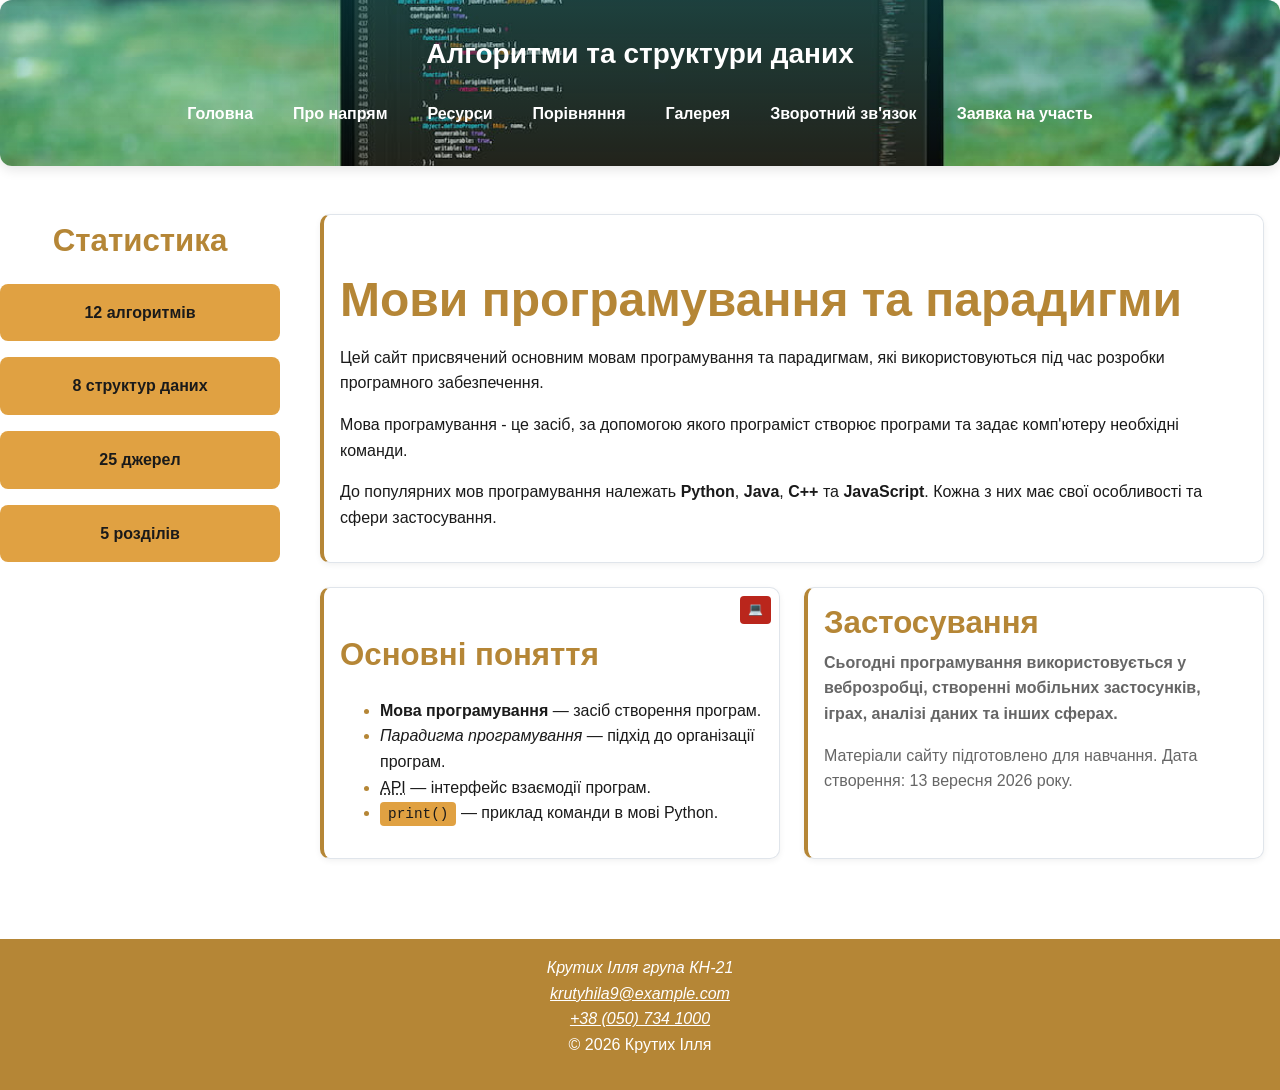
<file: index.html>
<!DOCTYPE html>
    <html lang="uk">
    <head>
        <meta charset="UTF-8">
        <meta name="viewport" content="width=device-width, initial-scale=1">
        <meta name="description" content="Навчальний сайт про мови програмування, основні парадигми, їх особливості, застосування та корисні ресурси для навчання">
        <meta name="author" content="Крутих Ілля">
        <title>Мови програмування та парадигми: навчальний сайт</title>
        <link rel="stylesheet" href="css/style.css">
        <link rel="canonical" href="https://krutyhila9-wq.github.io/lab01-Krutyh/index.html">
        <!-- Privacy-friendly analytics by Plausible -->
        <script async src="https://plausible.io/js/pa-S1bepJ9C0wNdg-2ft88ht.js"></script>
        <script>
            window.plausible=window.plausible||function(){(plausible.q=plausible.q||[]).push(arguments)},plausible.init=plausible.init||function(i){plausible.o=i||{}};
        plausible.init()
        </script>

    </head>
    <body class="page">
        <header class="page__header">   
            <a href="index.html" class="site-title">Алгоритми та структури даних</a>
            <nav>
                <ul class="menu">
                    <li><a href="index.html" class="menu__link">Головна</a></li>
                    <li><a href="about.html" class="menu__link">Про напрям</a></li>
                    <li><a href="pages/resources.html" class="menu__link">Ресурси</a></li>
                    <li><a href="comparison.html" class="menu__link">Порівняння</a></li>
                    <li><a href="gallery.html" class="menu__link">Галерея</a></li>
                    <li><a href="contacts.html" class="menu__link">Зворотний зв'язок</a></li>
                    <li><a href="application.html" class="menu__link">Заявка на участь</a></li>
                </ul>   
            </nav>
        </header>
        <aside>
            <div class="stats span-8">
                <h2>Статистика</h2>
            <div class="stats__item">12 алгоритмів</div>
            <div class="stats__item">8 структур даних</div>
            <div class="stats__item">25 джерел</div>
            <div class="stats__item">5 розділів</div>
            </div>
        </aside>
         
               
    <main class="page-grid">
    <section class="card span-12">
        <h1>Мови програмування та парадигми</h1>
        <p>Цей сайт присвячений основним мовам програмування та парадигмам, які використовуються під час розробки програмного забезпечення.</p>
        <p>Мова програмування - це засіб, за допомогою якого програміст створює програми та задає комп'ютеру необхідні команди.</p>
        <p>До популярних мов програмування належать <strong>Python</strong>, <strong>Java</strong>, <strong>C++</strong> та <strong>JavaScript</strong>. Кожна з них має свої особливості та сфери застосування.</p>
    </section>

    <section class="card span-6">
        <span class="badge">💻</span>
        <h2>Основні поняття</h2>
        <ul>
            <li><strong>Мова програмування</strong> — засіб створення програм.</li>
            <li><em>Парадигма програмування</em> — підхід до організації програм.</li>
            <li><abbr title="Application Programming Interface">API</abbr> — інтерфейс взаємодії програм.</li>
            <li><code>print()</code> — приклад команди в мові Python.</li>
        </ul>
    </section>

    <section class="card span-6">
        <h2>Застосування</h2>
        <p>Сьогодні програмування використовується у веброзробці, створенні мобільних застосунків, іграх, аналізі даних та інших сферах.</p>
        <p>Матеріали сайту підготовлено для навчання. Дата створення: <time datetime="2026-09-13">13 вересня 2026 року</time>.</p>
    </section>

   
</main>  
        <footer class="page__footer">
            <address>
                Крутих Ілля група КН-21<br>
                <a href="mailto:krutyhila9@example.com">krutyhila9@example.com</a><br>
                <a href="tel:+380507341000">+38 (050) 734 1000</a>
            </address>
            <p>&copy; 2026 Крутих Ілля</p>
        </footer>
    </body>
    </html>
</file>
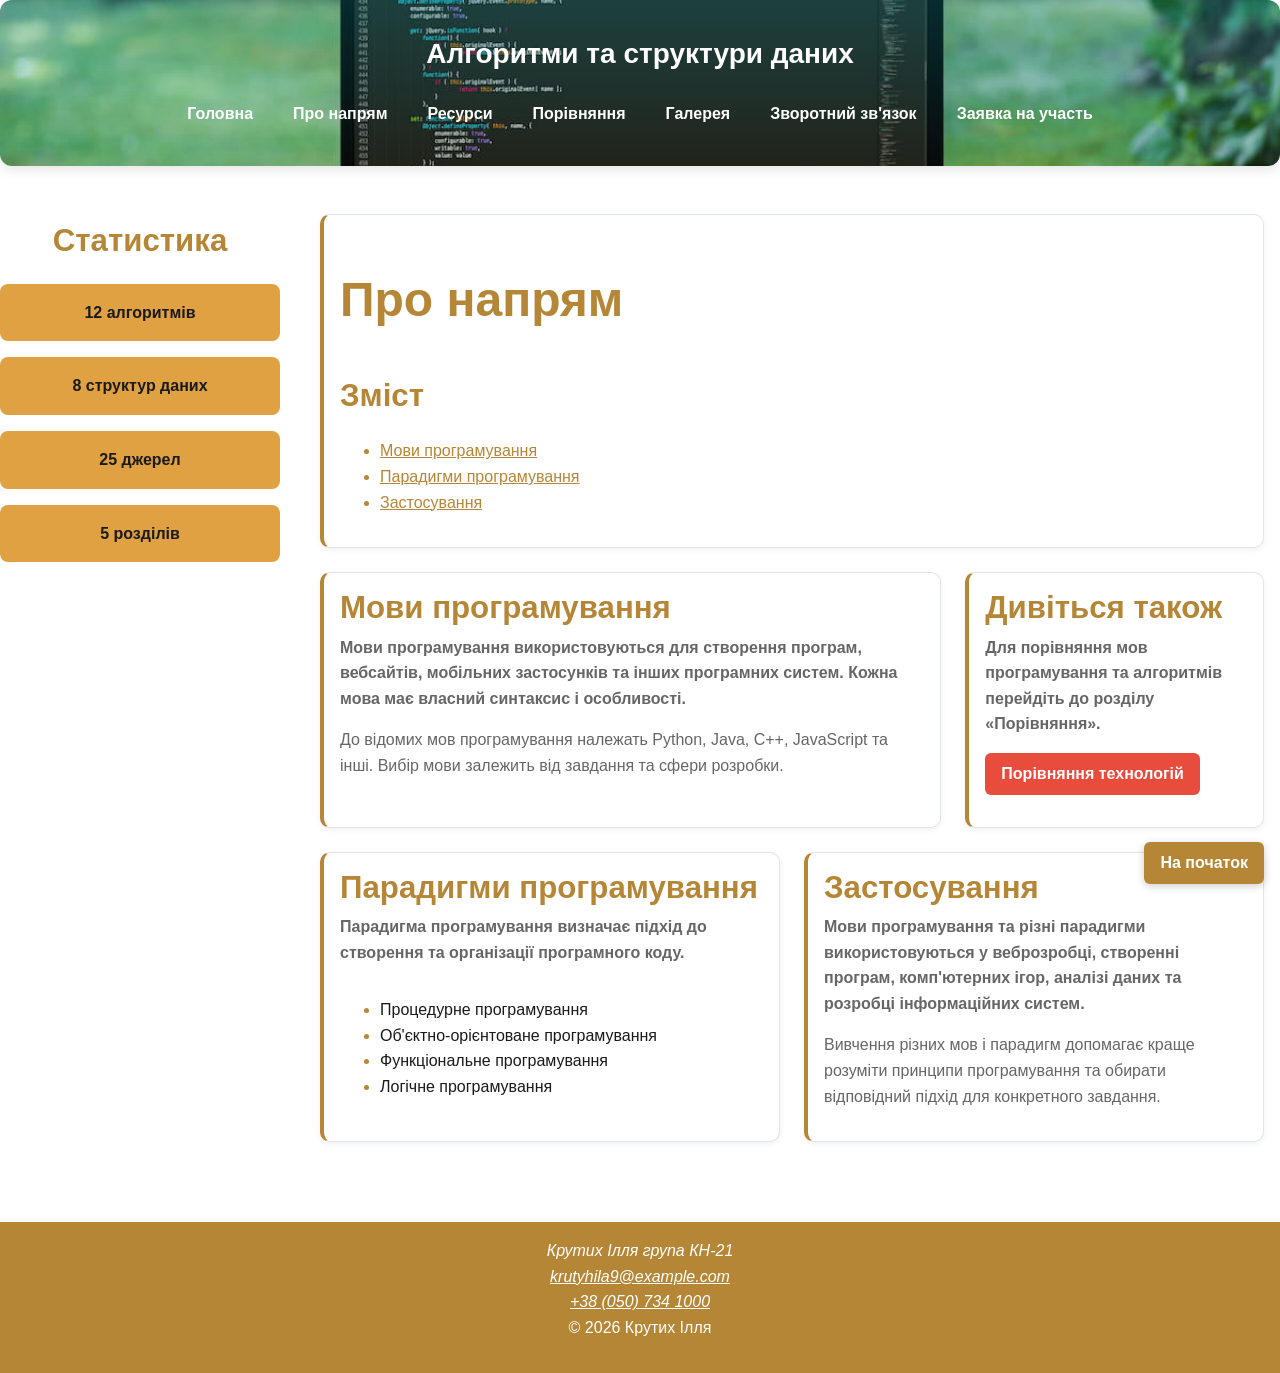
<file: about.html>
<!DOCTYPE html>
<html lang="uk">
<head>
    <meta charset="UTF-8">
    <meta name="description" content="Дізнайтеся більше про мови програмування та основні парадигми, їх особливості, принципи роботи та сфери використання.">
    <title>Про мови програмування та основні парадигми</title>
    <link rel="stylesheet" href="css/style.css">
    <link rel="canonical" href="https://krutyhila9-wq.github.io/lab01-Krutyh/about.html">
    <!-- Privacy-friendly analytics by Plausible -->
        <script async src="https://plausible.io/js/pa-S1bepJ9C0wNdg-2ft88ht.js"></script>
        <script>
            window.plausible=window.plausible||function(){(plausible.q=plausible.q||[]).push(arguments)},plausible.init=plausible.init||function(i){plausible.o=i||{}};
        plausible.init()
        </script>   
</head>

<body class="page" id="top">
    <header class="page__header">
        <a href="index.html" class="site-title">Алгоритми та структури даних</a>
        <nav>
                <ul class="menu">
                    <li><a href="index.html" class="menu__link">Головна</a></li>
                    <li><a href="about.html" class="menu__link active">Про напрям</a></li>
                    <li><a href="pages/resources.html" class="menu__link">Ресурси</a></li>
                    <li><a href="comparison.html" class="menu__link">Порівняння</a></li>
                    <li><a href="gallery.html" class="menu__link">Галерея</a></li>
                    <li><a href="contacts.html" class="menu__link">Зворотний зв'язок</a></li>
                    <li><a href="application.html" class="menu__link">Заявка на участь</a></li>
                </ul>   
            </nav>
    </header>
      <aside>
            <div class="stats span-12">
                <h2>Статистика</h2>
            <div class="stats__item">12 алгоритмів</div>
            <div class="stats__item">8 структур даних</div>
            <div class="stats__item">25 джерел</div>
            <div class="stats__item">5 розділів</div>
            </div>
        </aside>
    <main class="page-grid">
    <section class="card hero span-12">
        <h1>Про напрям</h1>
        <h2>Зміст</h2>
        <ul>
            <li><a href="#languages">Мови програмування</a></li>
            <li><a href="#paradigms">Парадигми програмування</a></li>
            <li><a href="#use">Застосування</a></li>
        </ul>
    </section>

    <section class="card content span-8" id="languages">
        <h2>Мови програмування</h2>
        <p>Мови програмування використовуються для створення програм, вебсайтів, мобільних застосунків та інших програмних систем. Кожна мова має власний синтаксис і особливості.</p>
        <p>До відомих мов програмування належать Python, Java, C++, JavaScript та інші. Вибір мови залежить від завдання та сфери розробки.</p>
    </section>

    <aside class="card span-4">
        <h2>Дивіться також</h2>
        <p>Для порівняння мов програмування та алгоритмів перейдіть до розділу «Порівняння».</p>
        <p><a href="comparison.html" class="btn btn--primary">Порівняння технологій</a></p>
    </aside>

    <section class="card span-6" id="paradigms">
        <h2>Парадигми програмування</h2>
        <p>Парадигма програмування визначає підхід до створення та організації програмного коду.</p>
        <ul>
            <li>Процедурне програмування</li>
            <li>Об'єктно-орієнтоване програмування</li>
            <li>Функціональне програмування</li>
            <li>Логічне програмування</li>
        </ul>
    </section>

    <section class="card span-6" id="use">
        <h2>Застосування</h2>
        <p>Мови програмування та різні парадигми використовуються у веброзробці, створенні програм, комп'ютерних ігор, аналізі даних та розробці інформаційних систем.</p>
        <p>Вивчення різних мов і парадигм допомагає краще розуміти принципи програмування та обирати відповідний підхід для конкретного завдання.</p>
    </section>
</main>
    <footer class="page__footer">
            <address>
                Крутих Ілля група КН-21<br>
                <a href="mailto:krutyhila9@example.com">krutyhila9@example.com</a><br>
                <a href="tel:+380507341000">+38 (050) 734 1000</a>
            </address>
            <p>&copy; 2026 Крутих Ілля</p>
        </footer>
        <a href="#top" class="back-to-top">На початок</a>
</body>
</html>
</file>
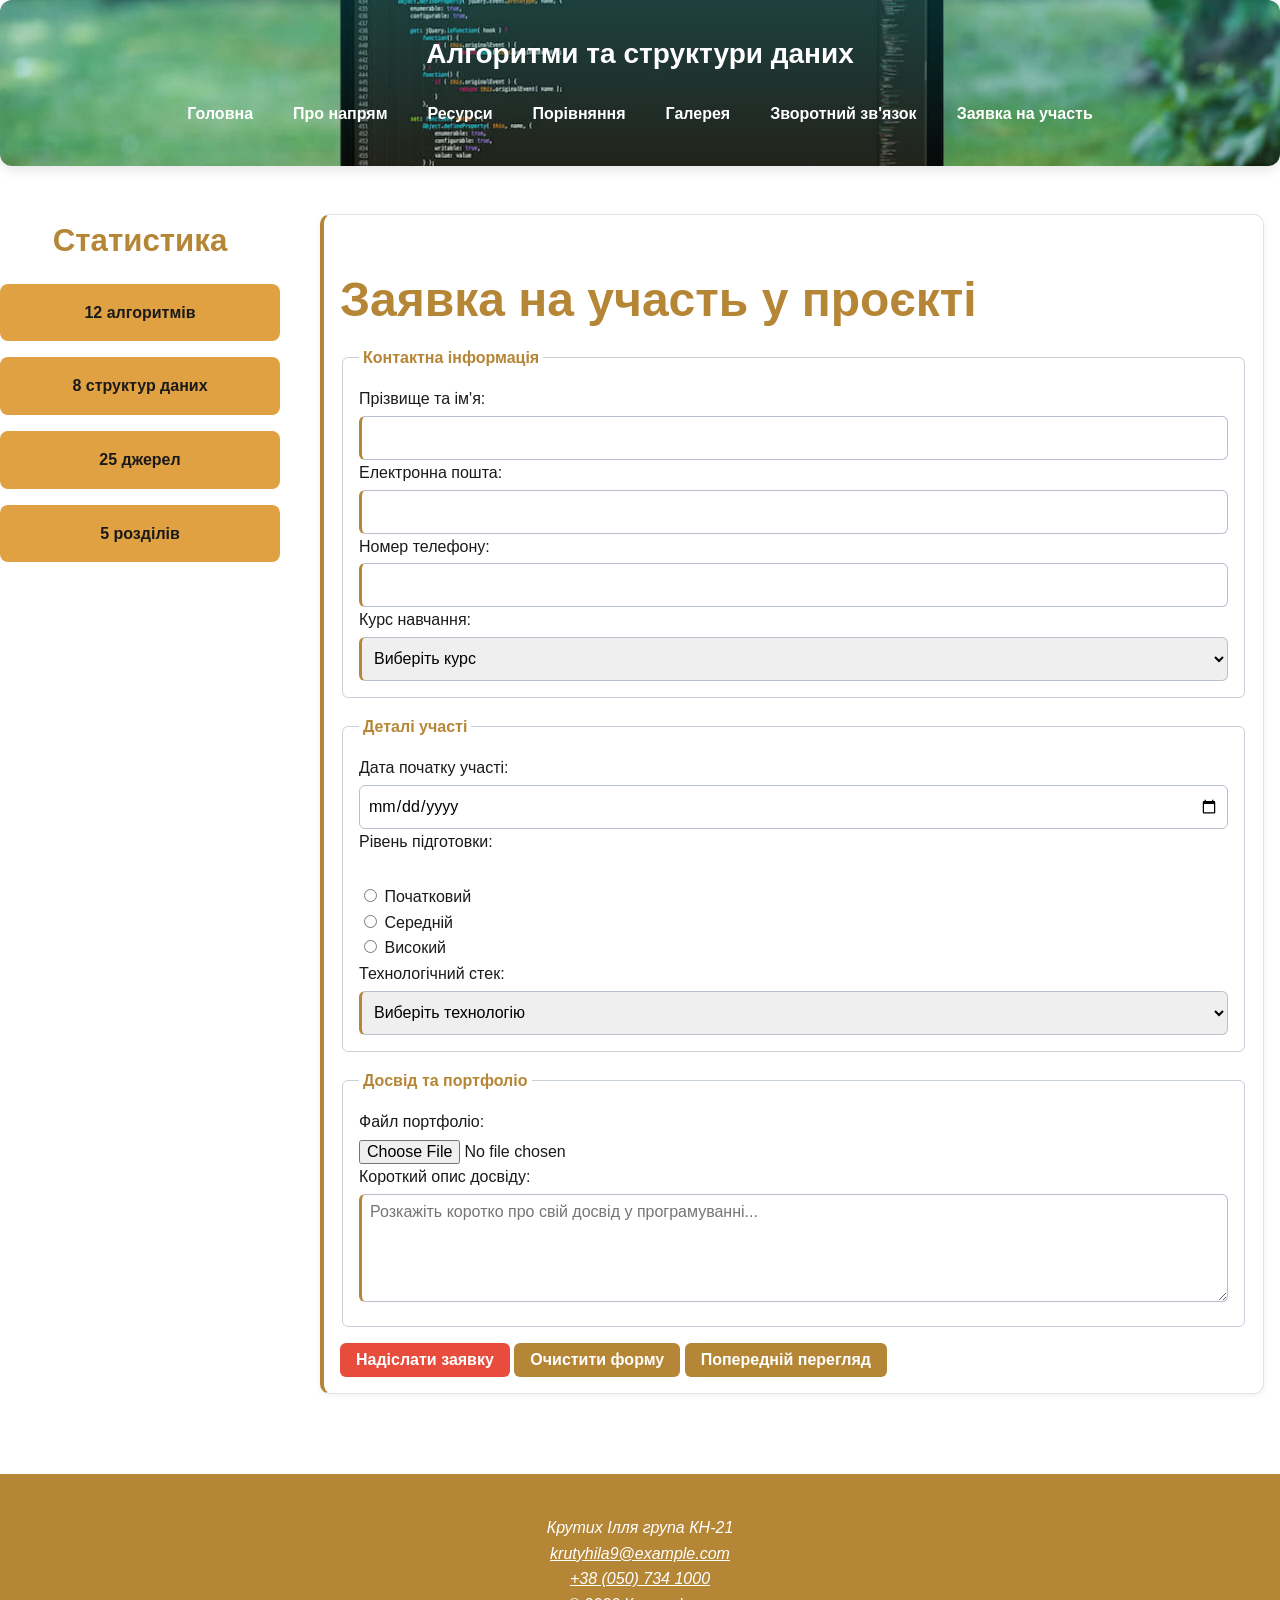
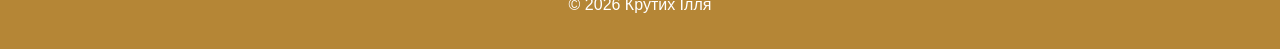
<file: application.html>
<!DOCTYPE html>
<html lang="uk">
<head>
    <meta charset="UTF-8">
    <meta name="viewport" content="width=device-width, initial-scale=1.0">
    <title>Document</title>
    <link rel="stylesheet" href="css/style.css">
    <link rel="canonical" href="https://krutyhila9-wq.github.io/lab01-Krutyh/application.html">
    <!-- Privacy-friendly analytics by Plausible -->
        <script async src="https://plausible.io/js/pa-S1bepJ9C0wNdg-2ft88ht.js"></script>
        <script>
            window.plausible=window.plausible||function(){(plausible.q=plausible.q||[]).push(arguments)},plausible.init=plausible.init||function(i){plausible.o=i||{}};
        plausible.init()
        </script>
</head>
   <body class="page">
        <header class="page__header">
            <a href="index.html" class="site-title">Алгоритми та структури даних</a>
            <nav>
                <ul class="menu">
                    <li><a href="index.html" class="menu__link">Головна</a></li>
                    <li><a href="about.html" class="menu__link">Про напрям</a></li>
                    <li><a href="/pages/resources.html" class="menu__link">Ресурси</a></li>
                    <li><a href="comparison.html" class="menu__link">Порівняння</a></li>
                    <li><a href="gallery.html" class="menu__link">Галерея</a></li>
                    <li><a href="contacts.html" class="menu__link">Зворотний зв'язок</a></li>
                    <li><a href="application.html" class="menu__link">Заявка на участь</a></li>
                </ul>   
            </nav>
        </header>
         <aside>
            <div class="stats span-12">
                <h2>Статистика</h2>
            <div class="stats__item">12 алгоритмів</div>
            <div class="stats__item">8 структур даних</div>
            <div class="stats__item">25 джерел</div>
            <div class="stats__item">5 розділів</div>
            </div>
        </aside>
<main class="page-grid">
        <section class="card span-12">
            <h1>Заявка на участь у проєкті</h1>

            <form action="submit" method="post">
                <fieldset>
                    <legend>Контактна інформація</legend>
                    <div class="field">
                        <label for="fullname">Прізвище та ім'я:</label>
                        <input type="text" id="fullname" name="fullname" minlength="5" maxlength="100" autocomplete="name" required>
                    </div>
                
                    <div class="field">
                        <label for="email">Електронна пошта:</label>
                        <input type="email" id="email" name="email" autocomplete="email" required>
                    </div>   

                    <div class="field">
                        <label for="phone">Номер телефону:</label>
                        <input type="tel" id="phone" name="phone" autocomplete="tel" pattern="\+380[0-9]{9}" title="Формат: +380671234567" required>
                    </div>

                    <div class="field">
                        <label for="course">Курс навчання:</label>
                        <select id="course" name="course" required>
                            <option value="">Виберіть курс</option>
                            <option value="1">1 курс</option>
                            <option value="2">2 курс</option>
                            <option value="3">3 курс</option>
                            <option value="4">4 курс</option>
                        </select>
                    </div>    
                </fieldset>

                <fieldset>
                    <legend>Деталі участі</legend>
                    <div class="field">
                        <label for="start-date">Дата початку участі:</label>
                        <input type="date" id="start-date" name="start_date">
                    </div>
                
                    <div class="field">
                        <label>Рівень підготовки:</label><br>
                        <input type="radio" id="level_beginner" name="prep_level" value="Початковий">
                        <label for="level_beginner" style="display:inline;">Початковий</label><br>
                        
                        <input type="radio" id="level_intermediate" name="prep_level" value="Середній">
                        <label for="level_intermediate" style="display:inline;">Середній</label><br>
                        
                        <input type="radio" id="level_advanced" name="prep_level" value="Високий">
                        <label for="level_advanced" style="display:inline;">Високий</label>
                    </div>
                
                    <div class="field">
                        <label for="stack">Технологічний стек:</label>
                        <select id="stack" name="stack" required>
                            <option value="">Виберіть технологію</option> 
                            <optgroup label="Мови програмування">
                                <option value="python">Python</option>
                                <option value="cpp">C++</option>
                            </optgroup>
                            <optgroup label="Клієнтські технології">
                                <option value="js">JavaScript</option>
                            </optgroup>
                        </select>
                    </div>
                </fieldset>
                
                <fieldset>
                    <legend>Досвід та портфоліо</legend>
                    <div class="field">
                        <label for="portfolio">Файл портфоліо:</label>
                        <input type="file" id="portfolio" name="portfolio" accept=".pdf,.doc,.docx,.zip">
                    </div>
                
                    <div class="field">
                        <label for="message">Короткий опис досвіду:</label>
                        <textarea id="message" name="message" rows="5" minlength="10" placeholder="Розкажіть коротко про свій досвід у програмуванні..." required></textarea>
                    </div>
                </fieldset>
                
                <button type="submit" class="btn btn--primary">Надіслати заявку</button>
                <button type="reset" class="btn">Очистити форму</button>
                <button type="button" id="preview-btn" class="btn">Попередній перегляд</button>
            </form>
        </section>
    </main>
    <footer class="page__footer">
            <address>
                <br>Крутих Ілля група КН-21<br>
                <a href="mailto:krutyhila9@example.com">krutyhila9@example.com</a><br>
                <a href="tel:+380507341000">+38 (050) 734 1000</a>
            </address>
            <p>&copy; 2026 Крутих Ілля</p>
    </footer>
</body>
</html>
</file>
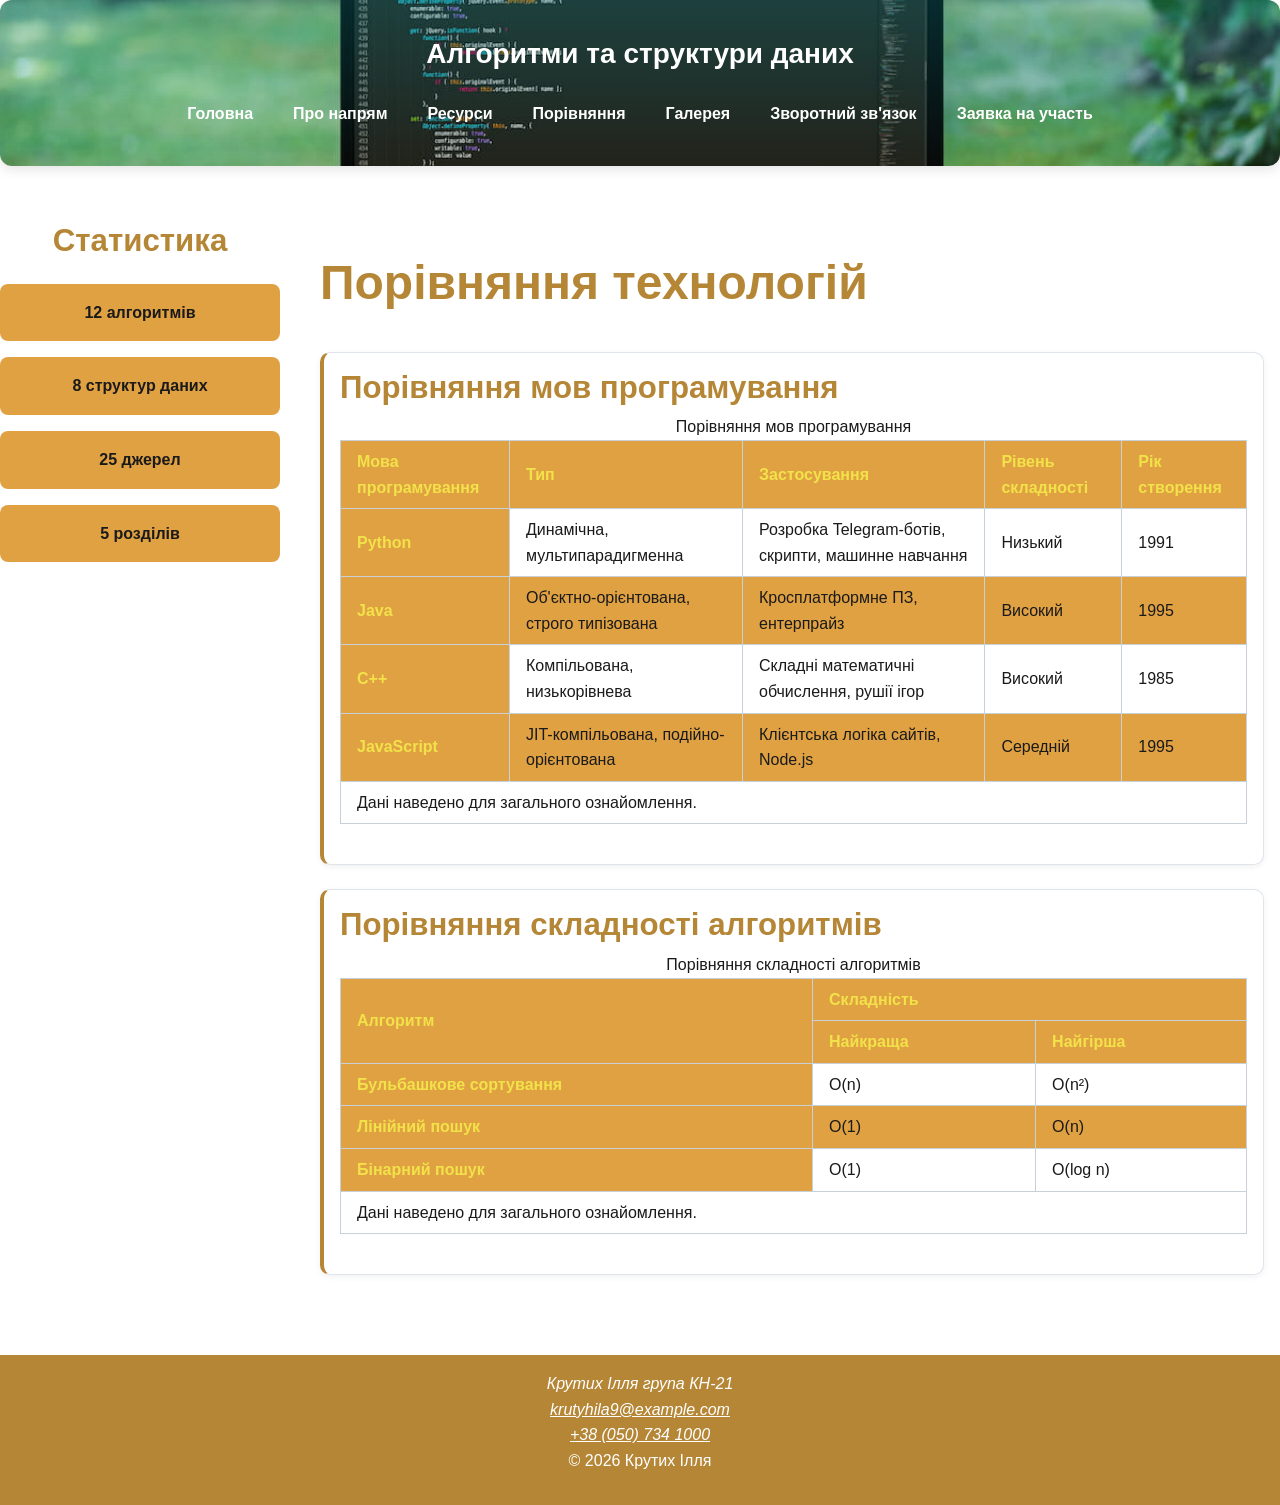
<file: comparison.html>
<!DOCTYPE html>
<html lang="uk">

<head>
    <meta charset="UTF-8">
    <meta name="viewport" content="width=device-width, initial-scale=1">
    <meta name="description" content="Порівняння мов програмування та алгоритмів за основними характеристиками.">
    <meta name="author" content="Крутих Ілля">
    <title>Порівняння мов програмування та алгоритмів</title>
    <link rel="stylesheet" href="css/style.css">
    <link rel="canonical" href="https://krutyhila9-wq.github.io/lab01-Krutyh/comparison.html">
    <!-- Privacy-friendly analytics by Plausible -->
        <script async src="https://plausible.io/js/pa-S1bepJ9C0wNdg-2ft88ht.js"></script>
        <script>
            window.plausible=window.plausible||function(){(plausible.q=plausible.q||[]).push(arguments)},plausible.init=plausible.init||function(i){plausible.o=i||{}};
        plausible.init()
        </script>
</head>


   <body class="page">
        <header class="page__header">
            <a href="index.html" class="site-title">Алгоритми та структури даних</a>
            <nav>
                <ul class="menu">
                    <li><a href="index.html" class="menu__link">Головна</a></li>
                    <li><a href="about.html" class="menu__link">Про напрям</a></li>
                    <li><a href="/pages/resources.html" class="menu__link">Ресурси</a></li>
                    <li><a href="comparison.html" class="menu__link">Порівняння</a></li>
                    <li><a href="gallery.html" class="menu__link">Галерея</a></li>
                    <li><a href="contacts.html" class="menu__link">Зворотний зв'язок</a></li>
                    <li><a href="application.html" class="menu__link">Заявка на участь</a></li>
                </ul>   
            </nav>
        </header>
         <aside>
            <div class="stats span-12">
                <h2>Статистика</h2>
            <div class="stats__item">12 алгоритмів</div>
            <div class="stats__item">8 структур даних</div>
            <div class="stats__item">25 джерел</div>
            <div class="stats__item">5 розділів</div>
            </div>
        </aside>
    <main class="page-grid">
    <section class="span-12">
        <h1>Порівняння технологій</h1>
    </section>

    <section class="card span-12">
        <h2>Порівняння мов програмування</h2>
        <div class="table-wrap">
            <table>
                <caption>Порівняння мов програмування</caption>
                <thead>
                    <tr>
                        <th scope="col">Мова програмування</th>
                        <th scope="col">Тип</th>
                        <th scope="col">Застосування</th>
                        <th scope="col">Рівень складності</th>
                        <th scope="col">Рік створення</th>
                    </tr>
                </thead>
                <tbody>
                    <tr>
                        <th scope="row">Python</th>
                        <td>Динамічна, мультипарадигменна</td>
                        <td>Розробка Telegram-ботів, скрипти, машинне навчання</td>
                        <td>Низький</td>
                        <td>1991</td>
                    </tr>
                    <tr>
                        <th scope="row">Java</th>
                        <td>Об'єктно-орієнтована, строго типізована</td>
                        <td>Кросплатформне ПЗ, ентерпрайз</td>
                        <td>Високий</td>
                        <td>1995</td>
                    </tr>
                    <tr>
                        <th scope="row">C++</th>
                        <td>Компільована, низькорівнева</td>
                        <td>Складні математичні обчислення, рушії ігор</td>
                        <td>Високий</td>
                        <td>1985</td>
                    </tr>
                    <tr>
                        <th scope="row">JavaScript</th>
                        <td>JIT-компільована, подійно-орієнтована</td>
                        <td>Клієнтська логіка сайтів, Node.js</td>
                        <td>Середній</td>
                        <td>1995</td>
                    </tr>
                </tbody>
                <tfoot>
                    <tr>
                        <td colspan="5">Дані наведено для загального ознайомлення.</td>
                    </tr>
                </tfoot>
            </table>
        </div>
    </section>

    <section class="card span-12">
        <h2>Порівняння складності алгоритмів</h2>
        <div class="table-wrap">
            <table>
                <caption>Порівняння складності алгоритмів</caption>
                <thead>
                    <tr>
                        <th scope="col" rowspan="2">Алгоритм</th>
                        <th scope="colgroup" colspan="2">Складність</th>
                    </tr>
                    <tr>
                        <th scope="col">Найкраща</th>
                        <th scope="col">Найгірша</th>
                    </tr>
                </thead>
                <tbody>
                    <tr>
                        <th scope="row">Бульбашкове сортування</th>
                        <td>O(n)</td>
                        <td>O(n²)</td>
                    </tr>
                    <tr>
                        <th scope="row">Лінійний пошук</th>
                        <td>O(1)</td>
                        <td>O(n)</td>
                    </tr>
                    <tr>
                        <th scope="row">Бінарний пошук</th>
                        <td>O(1)</td>
                        <td>O(log n)</td>
                    </tr>
                </tbody>
                <tfoot>
                    <tr>
                        <td colspan="3">Дані наведено для загального ознайомлення.</td>
                    </tr>
                </tfoot>
            </table>
        </div>
    </section>
</main>

<footer class="page__footer">
            <address>
                Крутих Ілля група КН-21<br>
                <a href="mailto:krutyhila9@example.com">krutyhila9@example.com</a><br>
                <a href="tel:+380507341000">+38 (050) 734 1000</a>
            </address>
            <p>&copy; 2026 Крутих Ілля</p>
        </footer>
</body>
</html>
</file>
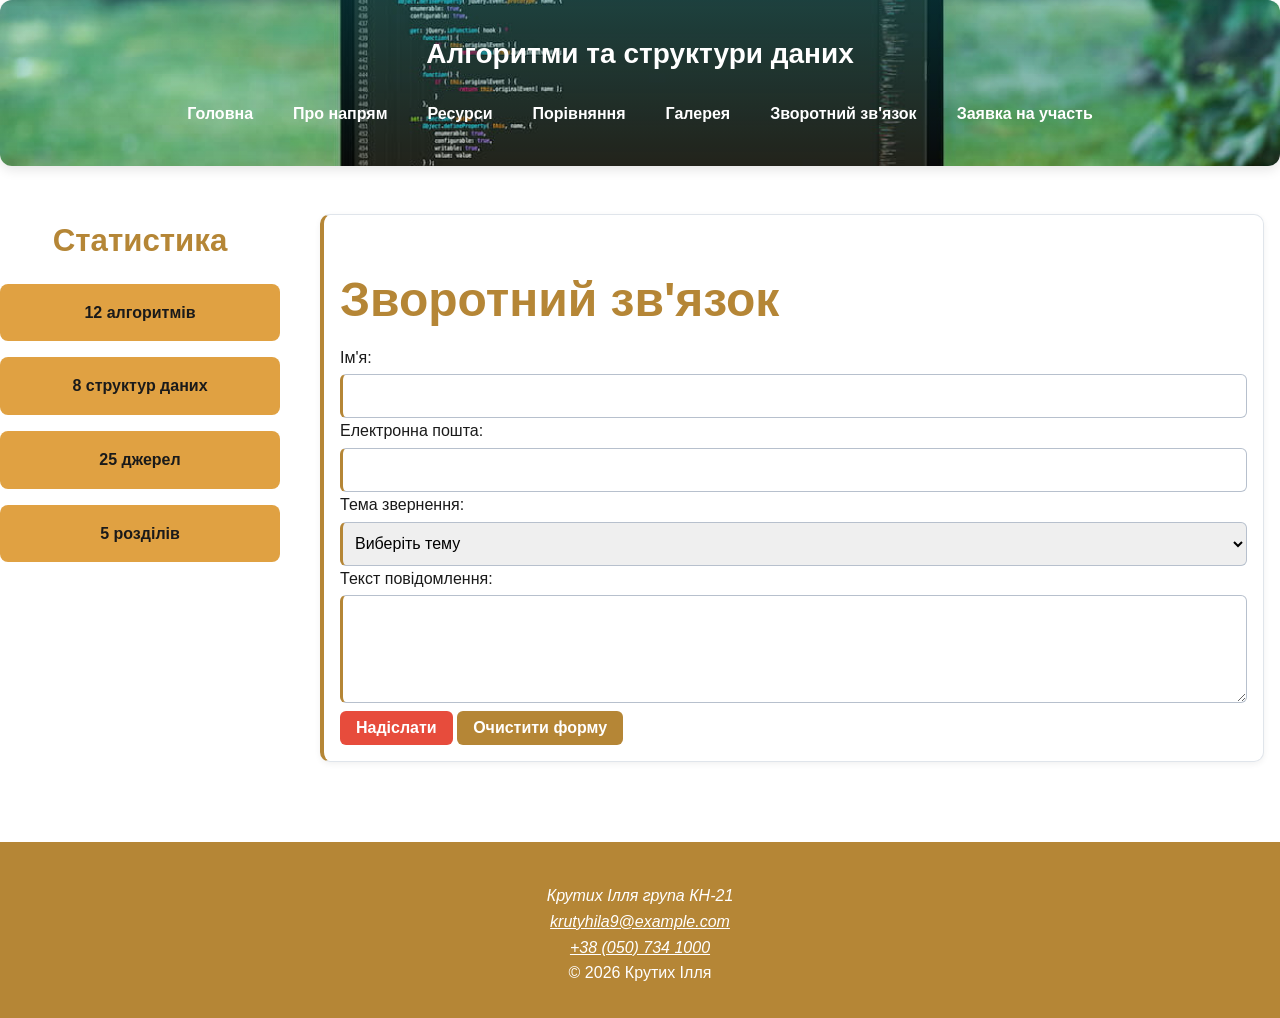
<file: contacts.html>
<!DOCTYPE html>
<html lang="uk">
<head>
    <meta charset="UTF-8">
    <meta name="viewport" content="width=device-width, initial-scale=1.0">
    <title>Зворотний зв'язок</title>
    <link rel="stylesheet" href="css/style.css">
    <link rel="canonical" href="https://krutyhila9-wq.github.io/lab01-Krutyh/contacts.html">
    <!-- Privacy-friendly analytics by Plausible -->
        <script async src="https://plausible.io/js/pa-S1bepJ9C0wNdg-2ft88ht.js"></script>
        <script>
            window.plausible=window.plausible||function(){(plausible.q=plausible.q||[]).push(arguments)},plausible.init=plausible.init||function(i){plausible.o=i||{}};
        plausible.init()
        </script>   
</head>
   <body class="page">
        <header class="page__header">
            <a href="index.html" class="site-title">Алгоритми та структури даних</a>  
            <nav>
                <ul class="menu">
                    <li><a href="index.html" class="menu__link">Головна</a></li>
                    <li><a href="about.html" class="menu__link">Про напрям</a></li>
                    <li><a href="/pages/resources.html" class="menu__link">Ресурси</a></li>
                    <li><a href="comparison.html" class="menu__link">Порівняння</a></li>
                    <li><a href="gallery.html" class="menu__link">Галерея</a></li>
                    <li><a href="contacts.html" class="menu__link">Зворотний зв'язок</a></li>
                    <li><a href="application.html" class="menu__link">Заявка на участь</a></li>
                </ul>   
            </nav>
        </header>
         <aside>
            <div class="stats span-12">
                <h2>Статистика</h2>
            <div class="stats__item">12 алгоритмів</div>
            <div class="stats__item">8 структур даних</div>
            <div class="stats__item">25 джерел</div>
            <div class="stats__item">5 розділів</div>
            </div>
        </aside>
    <main class="page-grid">
        <section class="card span-12">
            <h1>Зворотний зв'язок</h1>
            
            <form action="https://example.com/submit" method="post">
                <div class="field">
                    <label for="name">Ім'я:</label>
                    <input type="text" id="name" name="name" required>
                </div>

                <div class="field">
                    <label for="email">Електронна пошта:</label>
                    <input type="email" id="email" name="email" required>
                </div>
            
                <div class="field">
                    <label for="subject">Тема звернення:</label>
                    <select id="subject" name="subject" required>
                        <option value="">Виберіть тему</option>
                        <option value="question">Питання</option>
                        <option value="feedback">Зворотний зв'язок</option>
                        <option value="complaint">Скарга</option>
                    </select>
                </div>

                <div class="field">
                    <label for="message">Текст повідомлення:</label>
                    <textarea id="message" name="message" rows="5" minlength="10" required></textarea>
                </div>

                <button type="submit" class="btn btn--primary">Надіслати</button>
                <button type="reset" class="btn">Очистити форму</button>
            </form>
        </section>
    </main>
    <footer class="page__footer">
            <address>
                <br>Крутих Ілля група КН-21<br>
                <a href="mailto:krutyhila9@example.com">krutyhila9@example.com</a><br>
                <a href="tel:+380507341000">+38 (050) 734 1000</a>
            </address>
            <p>&copy; 2026 Крутих Ілля</p>
    </footer>
</body>
</html>
</file>
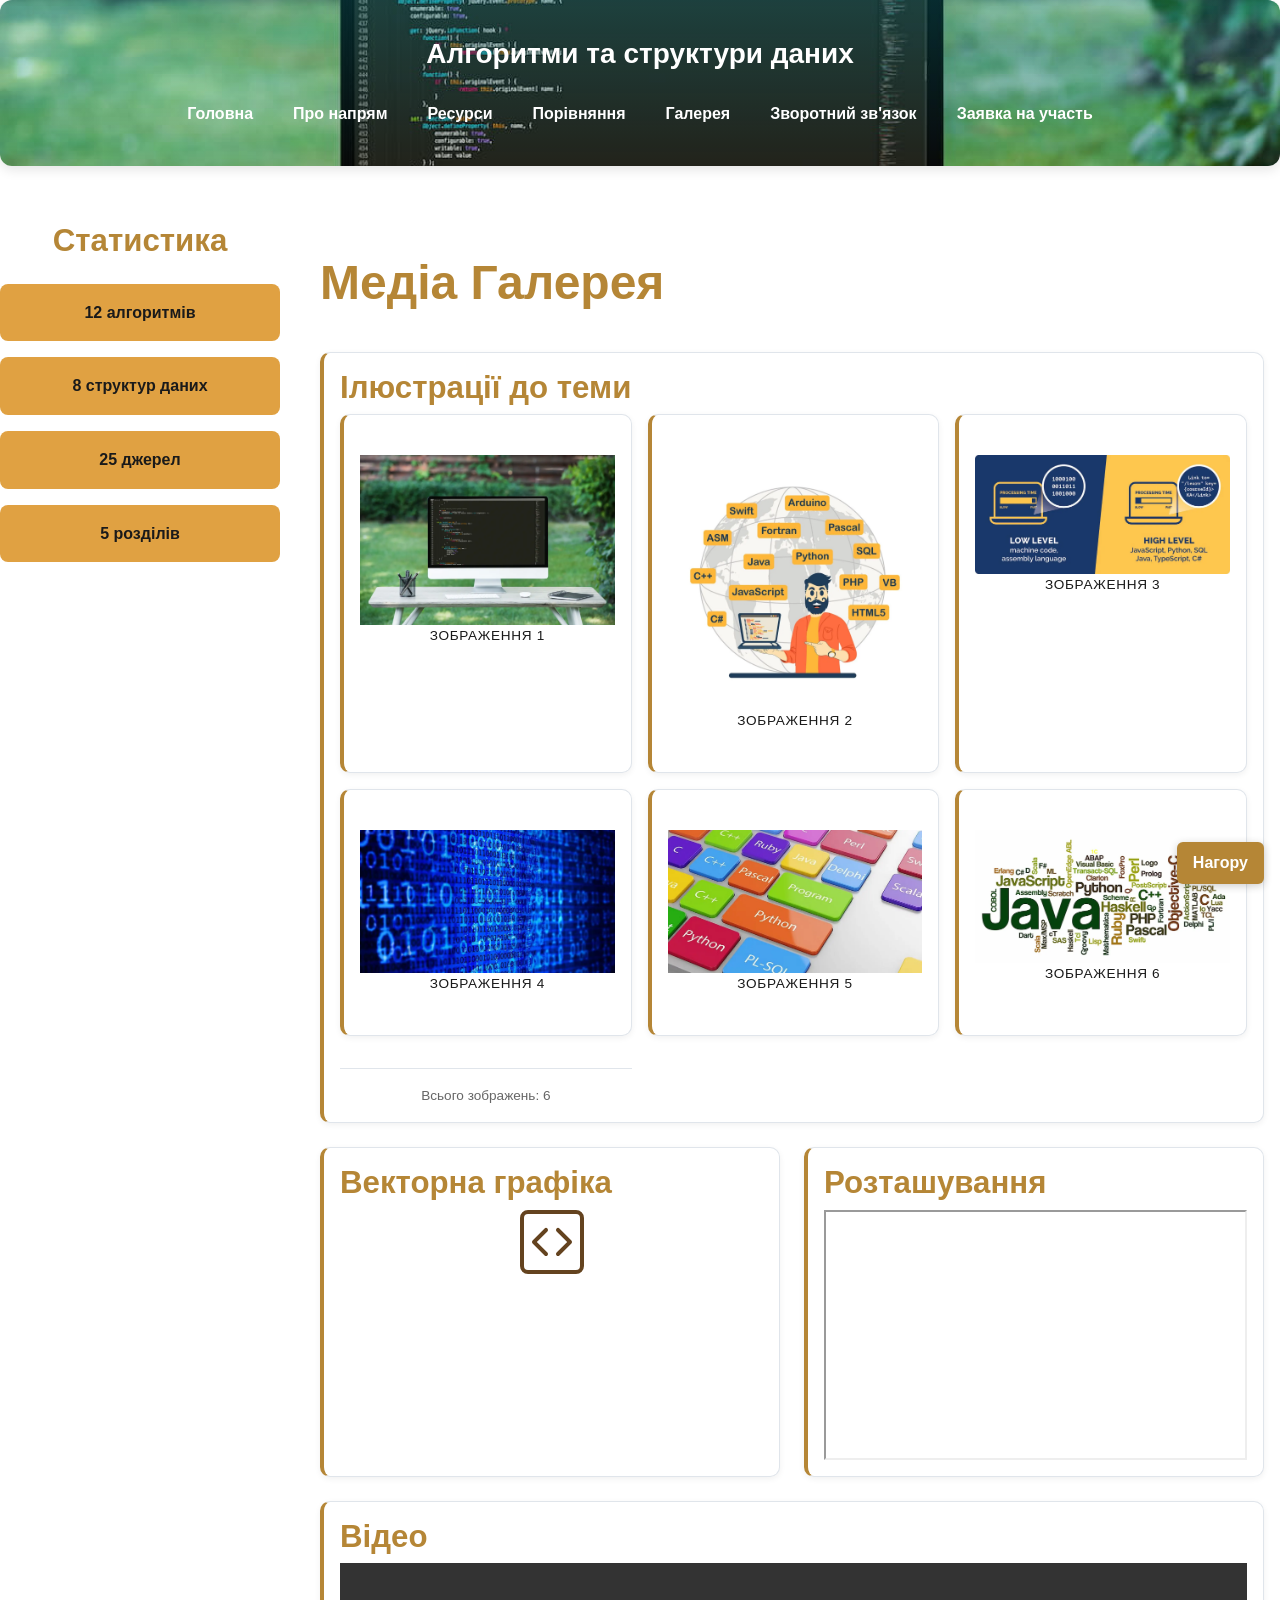
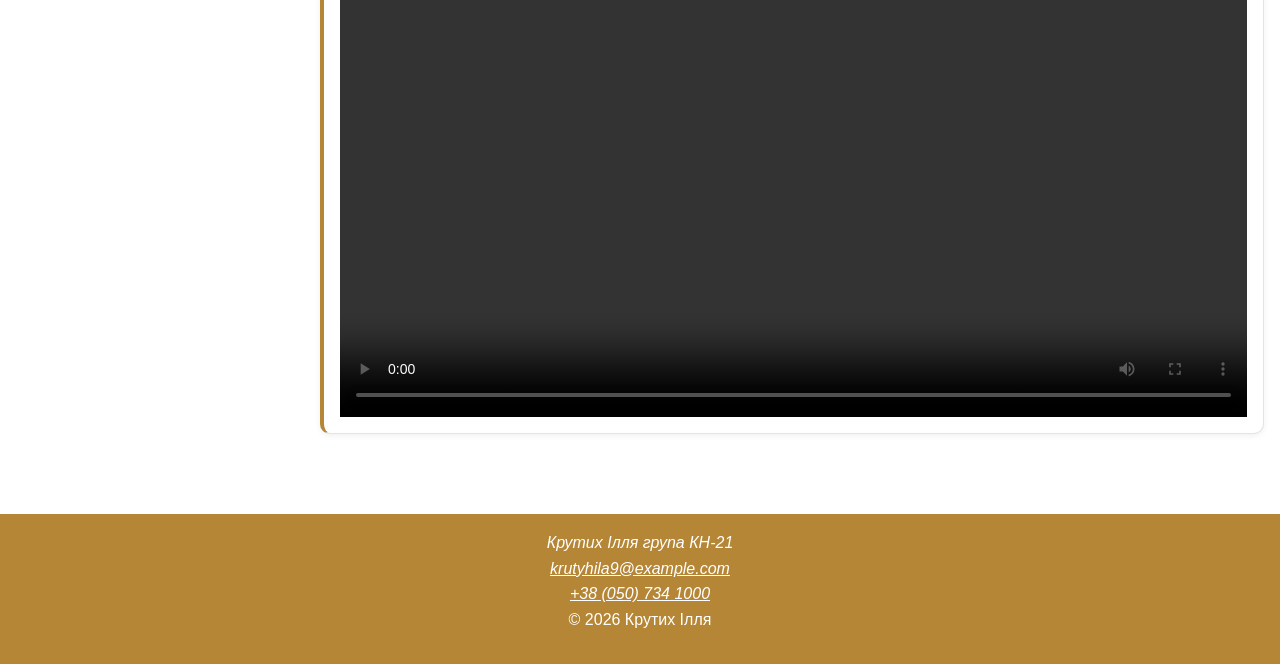
<file: gallery.html>
<!DOCTYPE html>
<html lang="uk">
<head>
    <meta charset="UTF-8">
    <meta name="viewport" content="width=device-width, initial-scale=1.0">
    <title>Document</title>
    <link rel="stylesheet" href="css/style.css">
    <link rel="canonical" href="https://krutyhila9-wq.github.io/lab01-Krutyh/gallery.html">
    <!-- Privacy-friendly analytics by Plausible -->
        <script async src="https://plausible.io/js/pa-S1bepJ9C0wNdg-2ft88ht.js"></script>
        <script>
            window.plausible=window.plausible||function(){(plausible.q=plausible.q||[]).push(arguments)},plausible.init=plausible.init||function(i){plausible.o=i||{}};
        plausible.init()
        </script>
</head>
    <body class="page">
        <header class="page__header">
            <a href="index.html" class="site-title">Алгоритми та структури даних</a>  
            <nav>
                <ul class="menu">
                    <li><a href="index.html" class="menu__link">Головна</a></li>
                    <li><a href="about.html" class="menu__link">Про напрям</a></li>
                    <li><a href="/pages/resources.html" class="menu__link">Ресурси</a></li>
                    <li><a href="comparison.html" class="menu__link">Порівняння</a></li>
                    <li><a href="gallery.html" class="menu__link">Галерея</a></li>
                    <li><a href="contacts.html" class="menu__link">Зворотний зв'язок</a></li>
                    <li><a href="application.html" class="menu__link">Заявка на участь</a></li>
                </ul>   
            </nav>
        </header>
        <aside>
            <div class="stats span-12">
                <h2>Статистика</h2>
            <div class="stats__item">12 алгоритмів</div>
            <div class="stats__item">8 структур даних</div>
            <div class="stats__item">25 джерел</div>
            <div class="stats__item">5 розділів</div>
            </div>
        </aside>
    <main class="page-grid">
    <section class="span-12">
        <h1>Медіа Галерея</h1>
    </section>

    <section class="card span-12">
        <h2>Ілюстрації до теми</h2>
        <div class="card-grid">
            <article class="card">
                <figure>
                    <picture>
                        <source srcset="img/photo-1.webp" type="image/webp">
                        <img src="img/photo-1.jpg" alt="Робоче місце" width="800" height="600" loading="lazy">
                    </picture>
                    <figcaption>Зображення 1</figcaption>
                </figure>
            </article>
            <article class="card">
                <figure>
                    <picture>
                        <source srcset="img/photo-2.webp" type="image/webp">
                        <img src="img/photo-2.jpg" alt="Програміст" width="800" height="600" loading="lazy">
                    </picture>
                    <figcaption>Зображення 2</figcaption>
                </figure>
            </article>
            <article class="card">
                <figure>
                    <picture>
                        <source srcset="img/photo-3.webp" type="image/webp">
                        <img src="img/photo-3.jpg" alt="Порівняння рівнів" width="800" height="600" loading="lazy">
                    </picture>
                    <figcaption>Зображення 3</figcaption>
                </figure>
            </article>
            <article class="card">
                <figure>
                    <picture>
                        <source srcset="img/photo-4.webp" type="image/webp">
                        <img src="img/photo-4.jpg" alt="Двійковий код" width="800" height="600" loading="lazy">
                    </picture>
                    <figcaption>Зображення 4</figcaption>
                </figure>
            </article>
            <article class="card">
                <figure>
                    <picture>
                        <source srcset="img/photo-5.webp" type="image/webp">
                        <img src="img/photo-5.jpg" alt="Клавіатура" width="800" height="600" loading="lazy">
                    </picture>
                    <figcaption>Зображення 5</figcaption>
                </figure>
            </article>
            <article class="card">
                <figure>
                    <picture>
                        <source srcset="img/photo-6.webp" type="image/webp">
                        <img src="img/photo-6.jpg" alt="Хмара слів" width="800" height="600" loading="lazy">
                    </picture>
                    <figcaption>Зображення 6</figcaption>
                </figure>
            </article>
            <p class="gallery-end">Всього зображень: 6</p>
        </div>
    </section>

    <section class="card span-6">
        <h2>Векторна графіка</h2>
        <article>
            <img src="img/icon.svg" alt="Піктограма" width="64" height="64">
        </article>
    </section>

    <section class="card span-6">
        <h2>Розташування</h2>
        <iframe src="https://www.openstreetmap.org/export/embed?bbox=37.8069%2C48.0198%2C37.8119%2C48.0222&amp;layer=mapnik" width="100%" height="250" title="Карта" loading="lazy" sandbox="allow-scripts allow-same-origin"></iframe>
    </section>

    <section class="card span-12">
        <h2>Відео</h2>
        <video controls width="100%" preload="metadata">
            <source src="video/demo.mp4" type="video/mp4">
            Ваш браузер не підтримує відео.
        </video>
    </section>
</main>    
        <footer class="page__footer">
            <address>
                Крутих Ілля група КН-21<br>
                <a href="mailto:krutyhila9@example.com">krutyhila9@example.com</a><br>
                <a href="tel:+380507341000">+38 (050) 734 1000</a>
            </address>
            <p>&copy; 2026 Крутих Ілля</p>
        </footer>
         <a href="#top" class="back-to-top">Нагору</a>
    </body>
    </html>
</file>
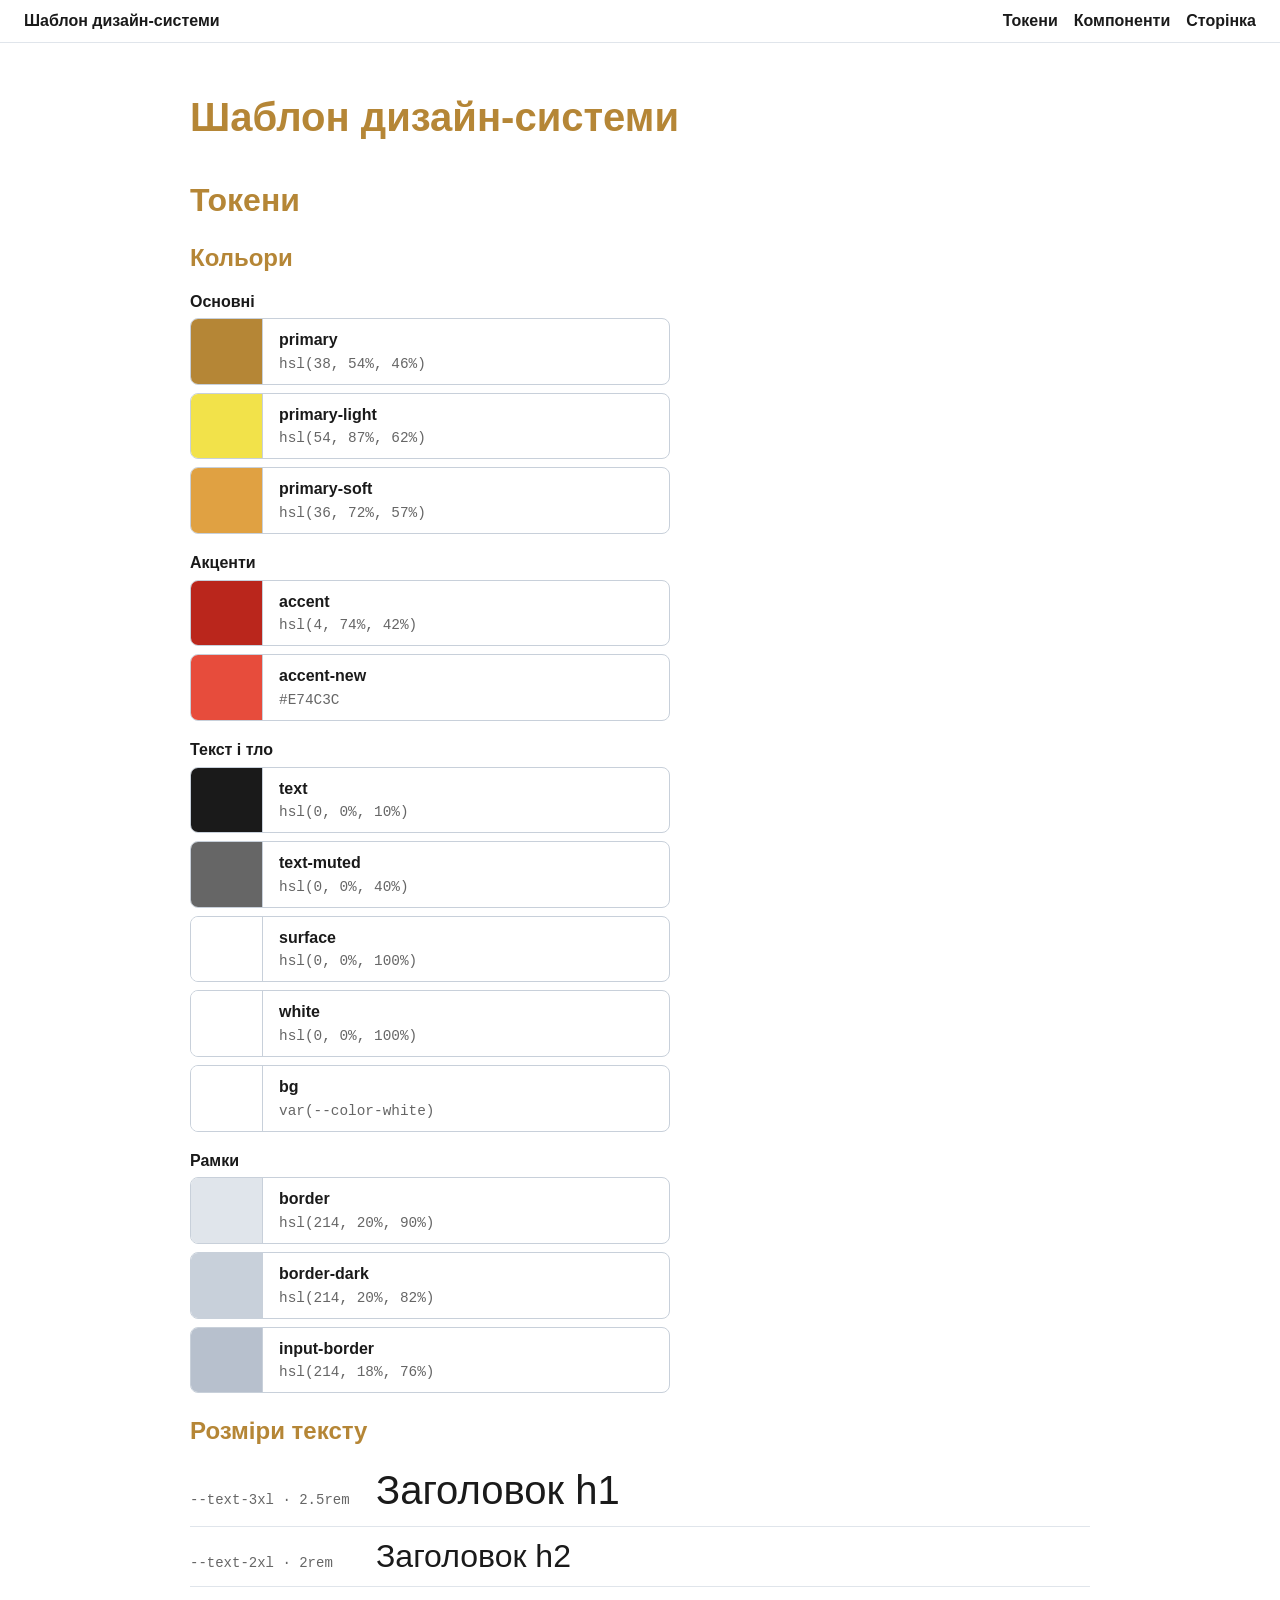
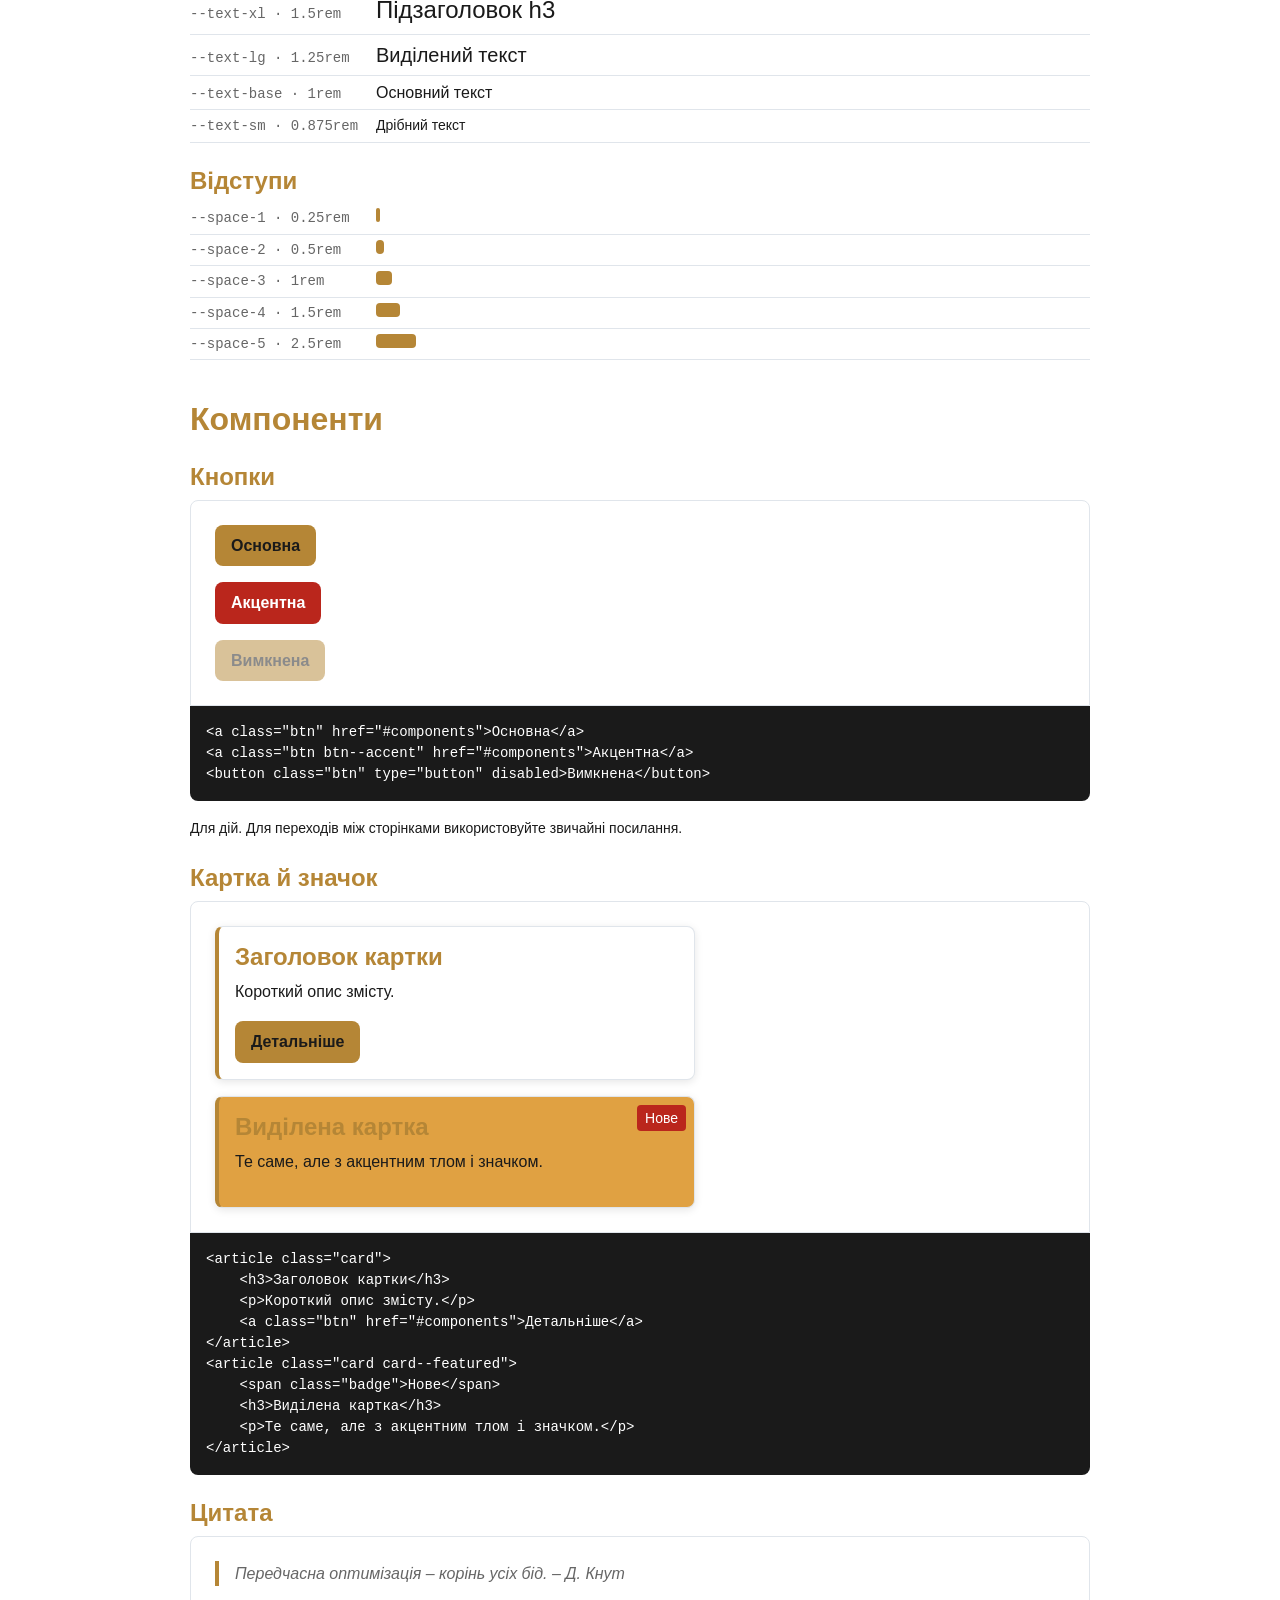
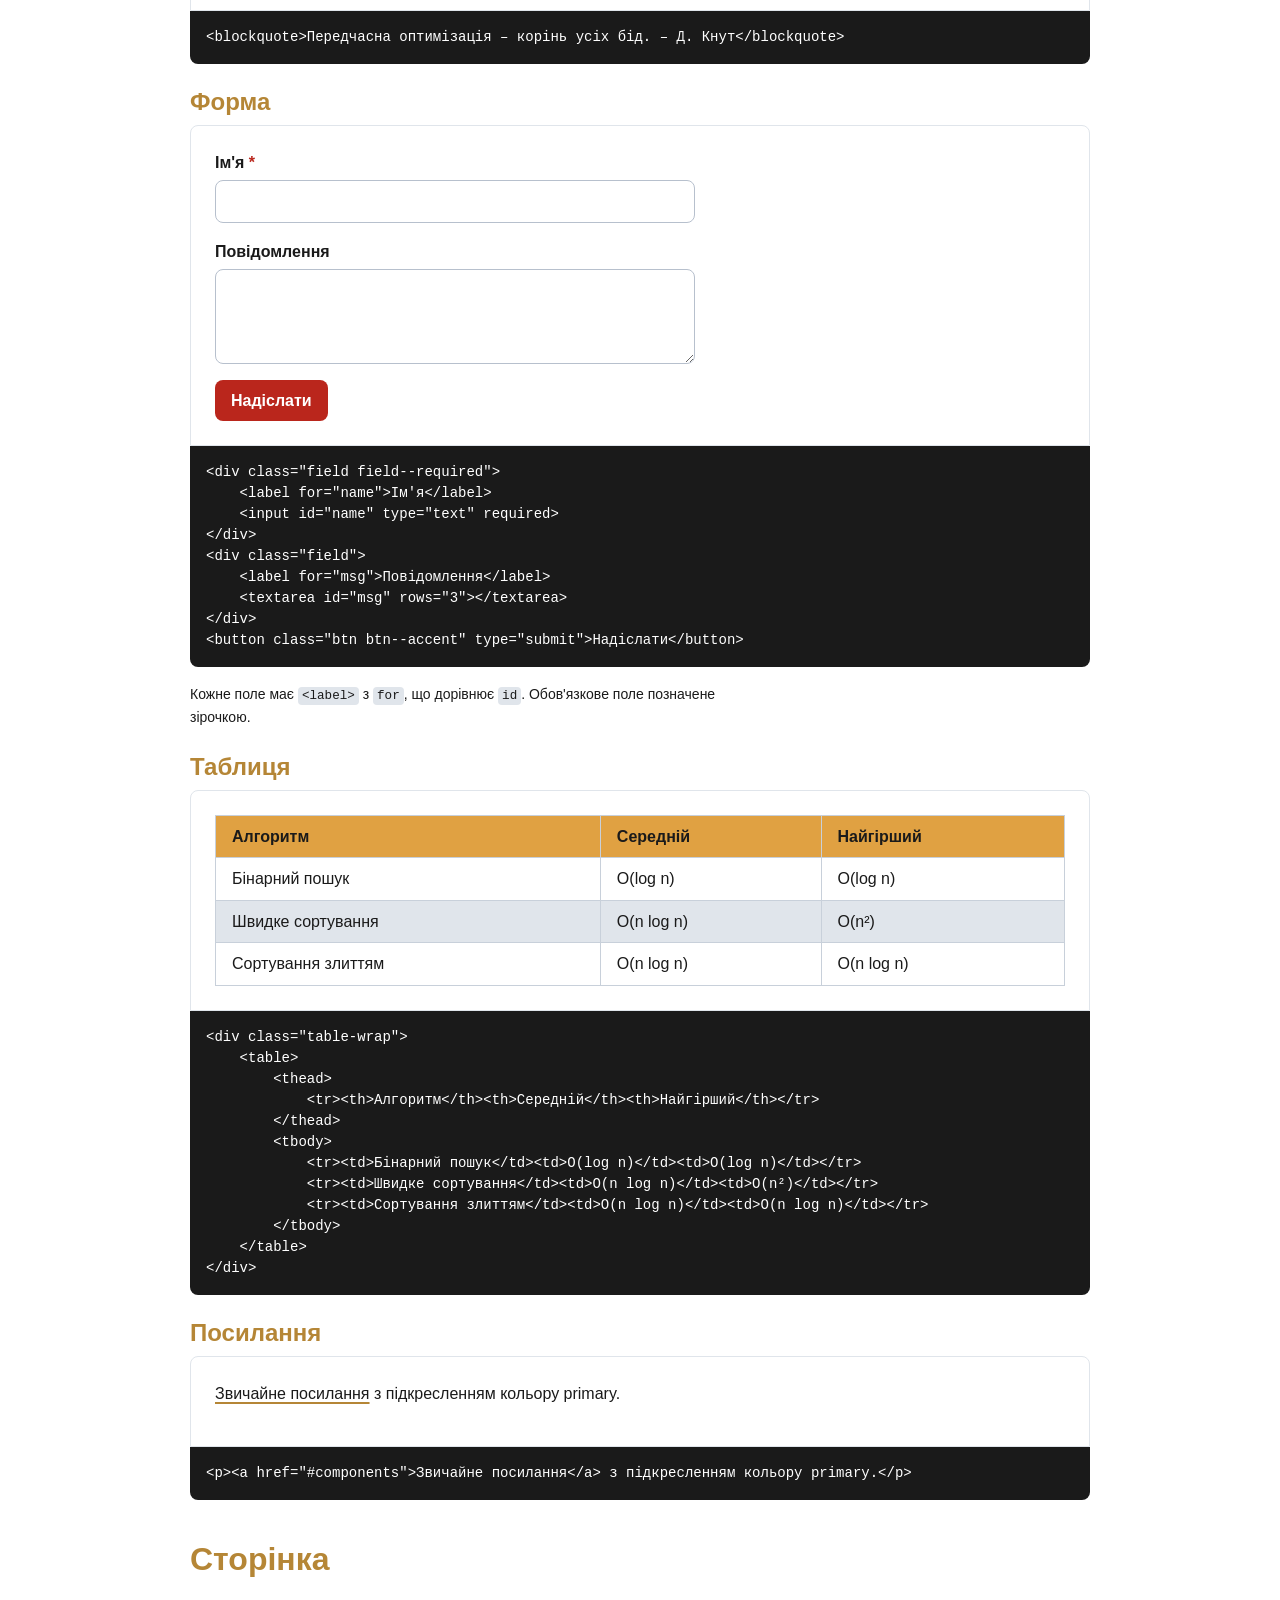
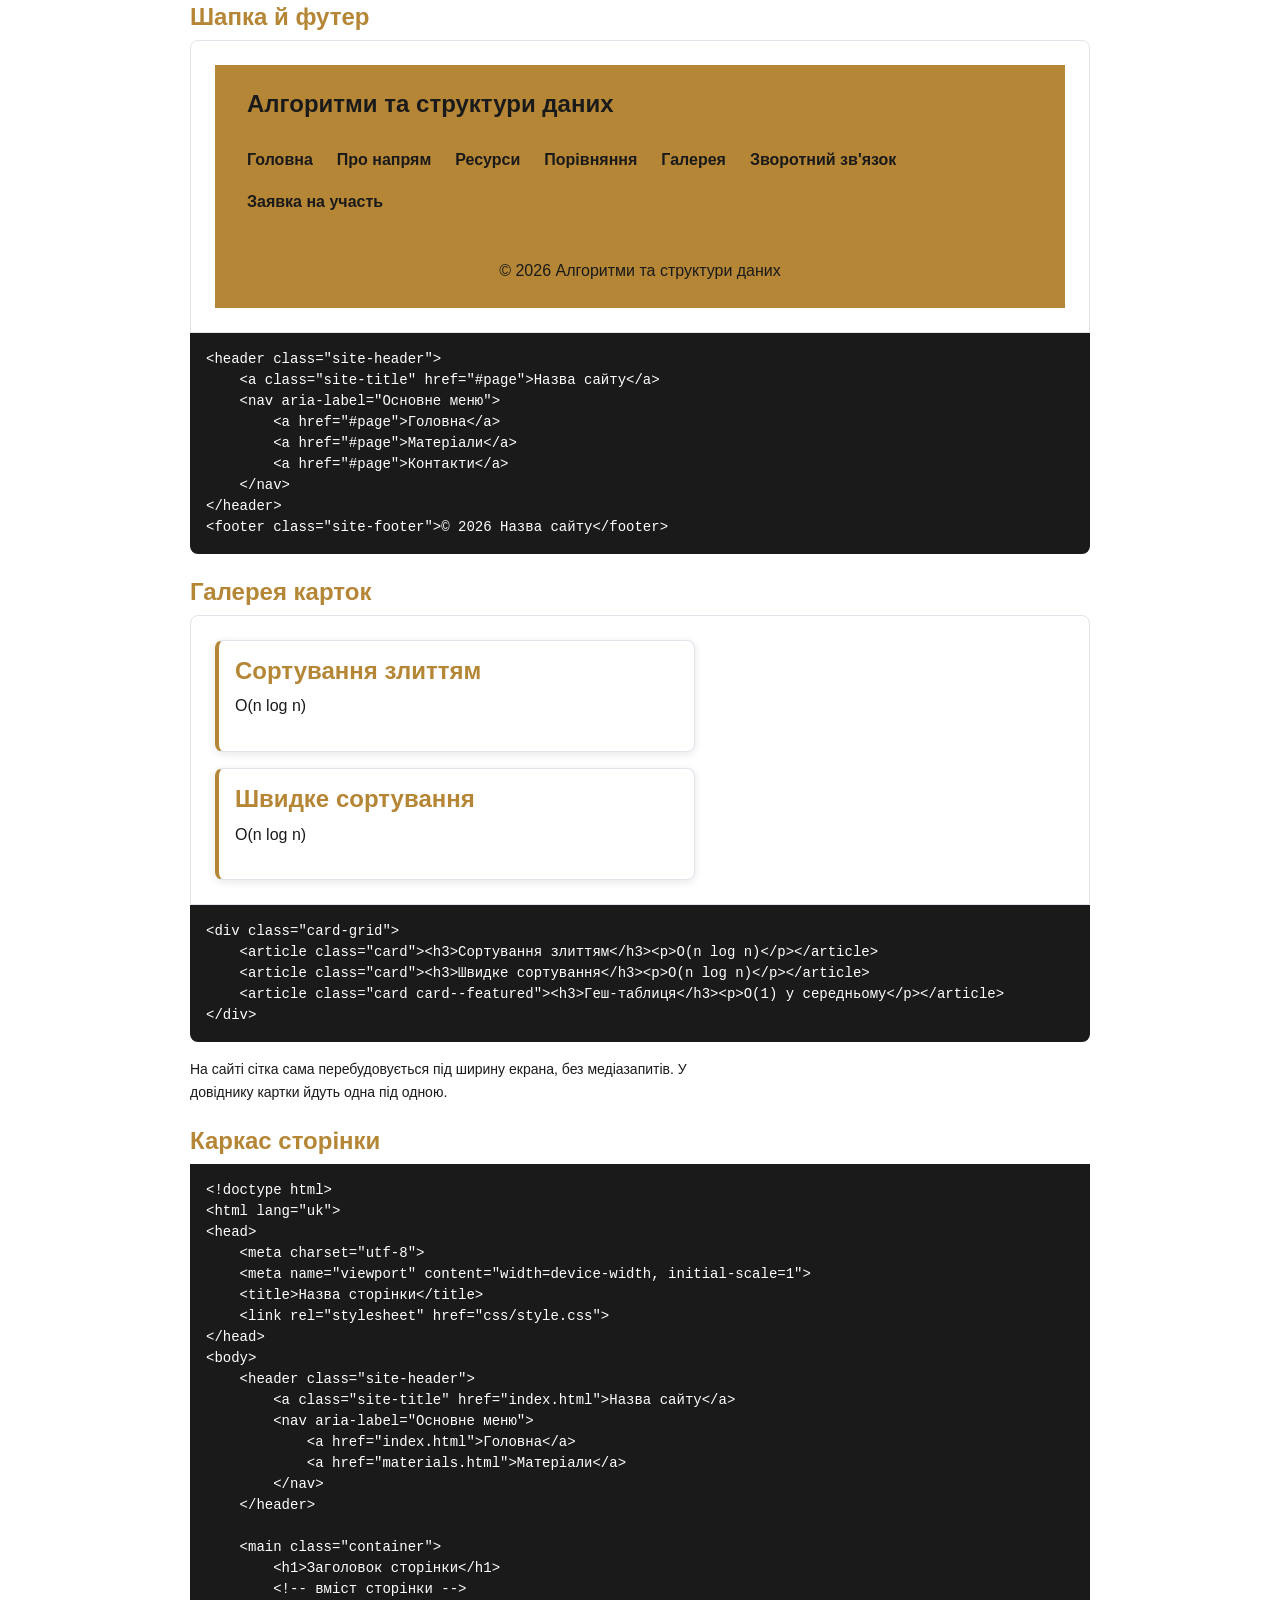
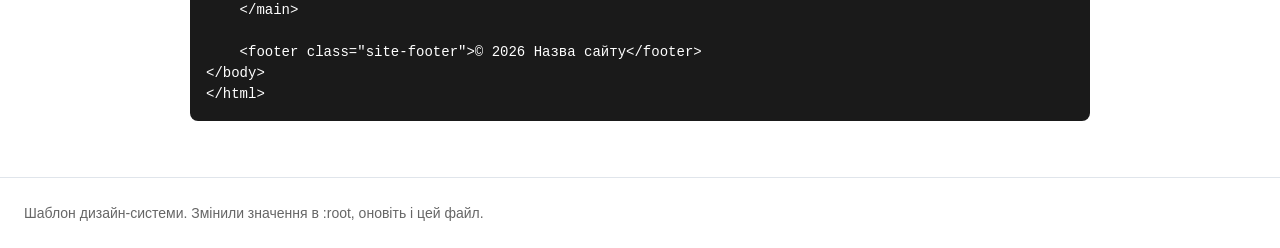
<file: styleguide.html>
<!doctype html>
<html lang="uk">
<head>
<meta charset="utf-8">
<meta name="viewport" content="width=device-width, initial-scale=1">
<title>Шаблон дизайн-системи</title>
<style>
/* =======================================================================
/* ===== 1. ЗМІННІ ===================================================== */
:root {
    /* Кольори (точні значення вашого сайту) */
    --color-primary: hsl(38, 54%, 46%);
    --color-primary-light: hsl(54, 87%, 62%);
    --color-primary-soft: hsl(36, 72%, 57%);
    --color-accent: hsl(4, 74%, 42%);
    --color-accent-new: #E74C3C;
    --color-text: hsl(0, 0%, 10%);
    --color-text-muted: hsl(0, 0%, 40%);
    --color-surface: hsl(0, 0%, 100%);
    --color-white: hsl(0, 0%, 100%);
    --color-bg: var(--color-white);
    --color-border: hsl(214, 20%, 90%);
    --color-border-dark: hsl(214, 20%, 82%);
    --color-input-border: hsl(214, 18%, 76%);

    /* Шрифти */
    --font-sans: "Segoe UI", Roboto, "Helvetica Neue", Arial, sans-serif;
    --font-mono: "Fira Code", Consolas, "Courier New", monospace;

    /* Розміри тексту */
    --text-sm: 0.875rem;
    --text-base: 1rem;
    --text-lg: 1.25rem;
    --text-xl: 1.5rem;
    --text-2xl: 2rem;
    --text-3xl: 2.5rem;

    /* Відступи */
    --space-1: 0.25rem;
    --space-2: 0.5rem;
    --space-3: 1rem;
    --space-4: 1.5rem;
    --space-5: 2.5rem;

    /* Форма */
    --radius: 8px;
    --shadow: 0 2px 8px rgb(0 0 0 / 10%);
}


/* ===== 2. БАЗА Й КОМПОНЕНТИ ========================================== */

/* База */
*, *::before, *::after {
    box-sizing: border-box;
}

body {
    margin: 0;
    font-family: var(--font-sans);
    font-size: var(--text-base);
    line-height: 1.6;
    color: var(--color-text);
    background: var(--color-bg);
}

.container {
    width: min(100% - 2 * var(--space-3), 1100px);
    margin-inline: auto;
}

:focus-visible {
    outline: 3px solid var(--color-accent);
    outline-offset: 2px;
}

h1, h2, h3 {
    color: var(--color-primary);
    line-height: 1.2;
}

h1 { font-size: clamp(var(--text-2xl), 5vw, var(--text-3xl)); }
h2 { font-size: var(--text-2xl); margin: var(--space-5) 0 var(--space-2); }
h3 { font-size: var(--text-xl); margin: var(--space-4) 0 var(--space-2); }

p { margin: 0 0 var(--space-3); }

a {
    color: var(--color-text);
    text-decoration-color: var(--color-primary);
    text-decoration-thickness: 2px;
    text-underline-offset: 3px;
}

a:hover { background: var(--color-primary-light); }

code {
    font-family: var(--font-mono);
    font-size: 0.9em;
    background: var(--color-border);
    padding: 2px var(--space-1);
    border-radius: 4px;
}

/* Шапка й футер */
.site-header {
    position: sticky;
    top: 0;
    z-index: 10;
    display: flex;
    flex-wrap: wrap;
    align-items: center;
    justify-content: space-between;
    gap: var(--space-3);
    padding: var(--space-3) var(--space-4);
    background: var(--color-primary);
    color: var(--color-text);
}

.site-title {
    font-size: var(--text-xl);
    font-weight: 700;
    text-decoration: none;
    justify-content: center;
    align-items: center;
}

.site-header nav {
    display: flex;
    flex-wrap: wrap;
    gap: var(--space-2);
}

.site-header a {
    padding: var(--space-1) var(--space-2);
    border-radius: var(--radius);
    color: var(--color-text);
    font-weight: 600;
    text-decoration: none;
}

.site-header a:hover { background: var(--color-primary-light); }

.site-footer {
    padding: var(--space-4);
    background: var(--color-primary);
    color: var(--color-text);
    text-align: center;
}

/* Кнопка */
.btn {
    display: inline-block;
    padding: var(--space-2) var(--space-3);
    border: none;
    border-radius: var(--radius);
    background: var(--color-primary);
    color: var(--color-text);
    font: inherit;
    font-weight: 600;
    text-decoration: none;
    cursor: pointer;
}

.btn:hover { background: var(--color-primary-light); }

.btn--accent {
    background: var(--color-accent);
    color: var(--color-white);
}

.btn--accent:hover {
    background: var(--color-accent-new);
    color: var(--color-text);
}

.btn:disabled {
    opacity: 0.5;
    cursor: not-allowed;
}

/* Картка й значок */
.card {
    position: relative;
    padding: var(--space-3);
    background: var(--color-surface);
    border: 1px solid var(--color-border);
    border-left: 4px solid var(--color-primary);
    border-radius: var(--radius);
    box-shadow: var(--shadow);
}

.card h3 { margin-top: 0; }

.card--featured { background: var(--color-primary-soft); }

.badge {
    position: absolute;
    top: var(--space-2);
    right: var(--space-2);
    padding: 2px var(--space-2);
    border-radius: 4px;
    background: var(--color-accent);
    color: var(--color-white);
    font-size: var(--text-sm);
}

/* Галерея карток */
.card-grid {
    display: grid;
    grid-template-columns: repeat(auto-fit, minmax(260px, 1fr));
    gap: var(--space-3);
}

/* Цитата */
blockquote {
    margin: 0;
    padding-left: var(--space-3);
    border-left: 4px solid var(--color-primary);
    color: var(--color-text-muted);
    font-style: italic;
}

/* Форма */
.field {
    display: flex;
    flex-direction: column;
    gap: var(--space-1);
    margin-bottom: var(--space-3);
}

.field label { font-weight: 600; }

.field--required label::after {
    content: " *";
    color: var(--color-accent);
}

.field input,
.field textarea {
    width: 100%;
    padding: var(--space-2);
    border: 1px solid var(--color-input-border);
    border-radius: var(--radius);
    background: var(--color-surface);
    color: var(--color-text);
    font: inherit;
}

/* Таблиця */
table {
    width: 100%;
    border-collapse: collapse;
}

th, td {
    padding: var(--space-2) var(--space-3);
    border: 1px solid var(--color-border-dark);
    text-align: left;
}

th {
    background: var(--color-primary-soft);
    color: var(--color-text);
}

tbody tr:nth-child(even) { background: var(--color-border); }

.table-wrap { overflow-x: auto; }


/* ===== 3. ОФОРМЛЕННЯ ДОВІДНИКА ======================= */
.sg-header {
    position: sticky;
    top: 0;
    z-index: 20;
    display: flex;
    flex-wrap: wrap;
    align-items: center;
    justify-content: space-between;
    gap: var(--space-3);
    padding: var(--space-2) var(--space-4);
    background: var(--color-surface);
    border-bottom: 1px solid var(--color-border);
}

.sg-nav {
    display: flex;
    flex-wrap: wrap;
    gap: var(--space-3);
}

.sg-nav a {
    font-weight: 600;
    text-decoration: none;
}

.sg-main { padding: var(--space-4) 0 var(--space-5); max-width: 900px; }
.sg-lead { color: var(--color-text-muted); max-width: 70ch; }
.sg-note { margin: var(--space-2) 0 0; font-size: var(--text-sm); max-width: 70ch; }
.sg-group { margin: var(--space-3) 0 var(--space-1); font-weight: 600; }

/* Зразок: усе йде вниз */
.sg-preview {
    display: flex;
    flex-direction: column;
    align-items: flex-start;
    gap: var(--space-3);
    padding: var(--space-4);
    border: 1px solid var(--color-border);
    border-radius: var(--radius) var(--radius) 0 0;
    background: var(--color-surface);
}

.sg-preview.is-block { display: block; }
.sg-preview > .card { width: 100%; max-width: 480px; }
.sg-preview .field { width: 100%; max-width: 480px; margin-bottom: 0; }
.sg-preview .card-grid { grid-template-columns: 1fr; max-width: 480px; }
.sg-preview .site-header { position: sticky; top: 0; }

/* Код */
.sg-code { margin: 0 0 var(--space-3); }

.sg-code pre {
    margin: 0;
    padding: var(--space-3);
    overflow-x: auto;
    border-radius: 0 0 var(--radius) var(--radius);
    background: var(--color-text);
    color: var(--color-white);
    font-family: var(--font-mono);
    font-size: var(--text-sm);
    line-height: 1.5;
}

.sg-code code {
    padding: 0;
    background: none;
    color: inherit;
    font-size: inherit;
}

/* Кольори */
.sg-swatches {
    display: flex;
    flex-direction: column;
    gap: var(--space-2);
    max-width: 480px;
    margin: 0;
    padding: 0;
    list-style: none;
}

.sg-swatch {
    display: flex;
    align-items: stretch;
    overflow: hidden;
    border: 1px solid var(--color-border-dark);
    border-radius: var(--radius);
}

.sg-swatch .chip {
    flex: 0 0 72px;
    border-right: 1px solid var(--color-border-dark);
}

.sg-swatch .meta {
    display: flex;
    flex-direction: column;
    padding: var(--space-2) var(--space-3);
}

.sg-swatch code { background: none; padding: 0; color: var(--color-text-muted); }

/* Шкали */
.sg-scale {
    margin: 0;
    padding: 0;
    list-style: none;
}

.sg-scale li {
    display: flex;
    align-items: baseline;
    gap: var(--space-3);
    padding: var(--space-1) 0;
    border-bottom: 1px solid var(--color-border);
}

.sg-scale .tag {
    flex: 0 0 170px;
    font-family: var(--font-mono);
    font-size: var(--text-sm);
    color: var(--color-text-muted);
}

.sg-bar {
    height: 14px;
    background: var(--color-primary);
    border-radius: 4px;
}

.sg-footer {
    padding: var(--space-4);
    border-top: 1px solid var(--color-border);
    color: var(--color-text-muted);
    font-size: var(--text-sm);
}
</style>
</head>
<body>

<header class="sg-header">
    <strong>Шаблон дизайн-системи</strong>
    <nav class="sg-nav" aria-label="Розділи">
        <a href="#tokens">Токени</a>
        <a href="#components">Компоненти</a>
        <a href="#page">Сторінка</a>
    </nav>
</header>

<main class="container sg-main">
    <h1>Шаблон дизайн-системи</h1>
    <!-- ===================== ТОКЕНИ ===================== -->
    <section id="tokens">
        <h2>Токени</h2>

        <h3>Кольори</h3>
        <p class="sg-group">Основні</p>
        <ul class="sg-swatches">
            <li class="sg-swatch"><div class="chip" style="background: var(--color-primary);"></div><div class="meta"><strong>primary</strong><code>hsl(38, 54%, 46%)</code></div></li>
            <li class="sg-swatch"><div class="chip" style="background: var(--color-primary-light);"></div><div class="meta"><strong>primary-light</strong><code>hsl(54, 87%, 62%)</code></div></li>
            <li class="sg-swatch"><div class="chip" style="background: var(--color-primary-soft);"></div><div class="meta"><strong>primary-soft</strong><code>hsl(36, 72%, 57%)</code></div></li>
        </ul>
<p class="sg-group">Акценти</p>
        <ul class="sg-swatches">
            <li class="sg-swatch"><div class="chip" style="background: var(--color-accent);"></div><div class="meta"><strong>accent</strong><code>hsl(4, 74%, 42%)</code></div></li>
            <li class="sg-swatch"><div class="chip" style="background: var(--color-accent-new);"></div><div class="meta"><strong>accent-new</strong><code>#E74C3C</code></div></li>
        </ul>
<p class="sg-group">Текст і тло</p>
        <ul class="sg-swatches">
            <li class="sg-swatch"><div class="chip" style="background: var(--color-text);"></div><div class="meta"><strong>text</strong><code>hsl(0, 0%, 10%)</code></div></li>
            <li class="sg-swatch"><div class="chip" style="background: var(--color-text-muted);"></div><div class="meta"><strong>text-muted</strong><code>hsl(0, 0%, 40%)</code></div></li>
            <li class="sg-swatch"><div class="chip" style="background: var(--color-surface);"></div><div class="meta"><strong>surface</strong><code>hsl(0, 0%, 100%)</code></div></li>
            <li class="sg-swatch"><div class="chip" style="background: var(--color-white);"></div><div class="meta"><strong>white</strong><code>hsl(0, 0%, 100%)</code></div></li>
            <li class="sg-swatch"><div class="chip" style="background: var(--color-bg);"></div><div class="meta"><strong>bg</strong><code>var(--color-white)</code></div></li>
        </ul>
<p class="sg-group">Рамки</p>
        <ul class="sg-swatches">
            <li class="sg-swatch"><div class="chip" style="background: var(--color-border);"></div><div class="meta"><strong>border</strong><code>hsl(214, 20%, 90%)</code></div></li>
            <li class="sg-swatch"><div class="chip" style="background: var(--color-border-dark);"></div><div class="meta"><strong>border-dark</strong><code>hsl(214, 20%, 82%)</code></div></li>
            <li class="sg-swatch"><div class="chip" style="background: var(--color-input-border);"></div><div class="meta"><strong>input-border</strong><code>hsl(214, 18%, 76%)</code></div></li>
        </ul>

        <h3>Розміри тексту</h3>
        <ul class="sg-scale">
            <li><span class="tag">--text-3xl · 2.5rem</span><span style="font-size: var(--text-3xl);">Заголовок h1</span></li>
            <li><span class="tag">--text-2xl · 2rem</span><span style="font-size: var(--text-2xl);">Заголовок h2</span></li>
            <li><span class="tag">--text-xl · 1.5rem</span><span style="font-size: var(--text-xl);">Підзаголовок h3</span></li>
            <li><span class="tag">--text-lg · 1.25rem</span><span style="font-size: var(--text-lg);">Виділений текст</span></li>
            <li><span class="tag">--text-base · 1rem</span><span style="font-size: var(--text-base);">Основний текст</span></li>
            <li><span class="tag">--text-sm · 0.875rem</span><span style="font-size: var(--text-sm);">Дрібний текст</span></li>
        </ul>

        <h3>Відступи</h3>
        <ul class="sg-scale">
            <li><span class="tag">--space-1 · 0.25rem</span><span class="sg-bar" style="width: var(--space-1);"></span></li>
            <li><span class="tag">--space-2 · 0.5rem</span><span class="sg-bar" style="width: var(--space-2);"></span></li>
            <li><span class="tag">--space-3 · 1rem</span><span class="sg-bar" style="width: var(--space-3);"></span></li>
            <li><span class="tag">--space-4 · 1.5rem</span><span class="sg-bar" style="width: var(--space-4);"></span></li>
            <li><span class="tag">--space-5 · 2.5rem</span><span class="sg-bar" style="width: var(--space-5);"></span></li>
        </ul>
    </section>

    <!-- ===================== КОМПОНЕНТИ ===================== -->
    <section id="components">
        <h2>Компоненти</h2>

        <h3>Кнопки</h3>
        <div class="sg-preview">
            <a class="btn" href="#components">Основна</a>
            <a class="btn btn--accent" href="#components">Акцентна</a>
            <button class="btn" type="button" disabled>Вимкнена</button>
        </div>
        <div class="sg-code"><pre><code>&lt;a class="btn" href="#components"&gt;Основна&lt;/a&gt;
&lt;a class="btn btn--accent" href="#components"&gt;Акцентна&lt;/a&gt;
&lt;button class="btn" type="button" disabled&gt;Вимкнена&lt;/button&gt;</code></pre></div>
        <p class="sg-note">Для дій. Для переходів між сторінками використовуйте звичайні посилання.</p>

        <h3>Картка й значок</h3>
        <div class="sg-preview">
            <article class="card">
                <h3>Заголовок картки</h3>
                <p>Короткий опис змісту.</p>
                <a class="btn" href="#components">Детальніше</a>
            </article>
            <article class="card card--featured">
                <span class="badge">Нове</span>
                <h3>Виділена картка</h3>
                <p>Те саме, але з акцентним тлом і значком.</p>
            </article>
        </div>
        <div class="sg-code"><pre><code>&lt;article class="card"&gt;
    &lt;h3&gt;Заголовок картки&lt;/h3&gt;
    &lt;p&gt;Короткий опис змісту.&lt;/p&gt;
    &lt;a class="btn" href="#components"&gt;Детальніше&lt;/a&gt;
&lt;/article&gt;
&lt;article class="card card--featured"&gt;
    &lt;span class="badge"&gt;Нове&lt;/span&gt;
    &lt;h3&gt;Виділена картка&lt;/h3&gt;
    &lt;p&gt;Те саме, але з акцентним тлом і значком.&lt;/p&gt;
&lt;/article&gt;</code></pre></div>

        <h3>Цитата</h3>
        <div class="sg-preview is-block">
            <blockquote>Передчасна оптимізація – корінь усіх бід. – Д. Кнут</blockquote>
        </div>
        <div class="sg-code"><pre><code>&lt;blockquote&gt;Передчасна оптимізація – корінь усіх бід. – Д. Кнут&lt;/blockquote&gt;</code></pre></div>

        <h3>Форма</h3>
        <div class="sg-preview">
            <div class="field field--required">
                <label for="name">Ім'я</label>
                <input id="name" type="text" required>
            </div>
            <div class="field">
                <label for="msg">Повідомлення</label>
                <textarea id="msg" rows="3"></textarea>
            </div>
            <button class="btn btn--accent" type="submit">Надіслати</button>
        </div>
        <div class="sg-code"><pre><code>&lt;div class="field field--required"&gt;
    &lt;label for="name"&gt;Ім'я&lt;/label&gt;
    &lt;input id="name" type="text" required&gt;
&lt;/div&gt;
&lt;div class="field"&gt;
    &lt;label for="msg"&gt;Повідомлення&lt;/label&gt;
    &lt;textarea id="msg" rows="3"&gt;&lt;/textarea&gt;
&lt;/div&gt;
&lt;button class="btn btn--accent" type="submit"&gt;Надіслати&lt;/button&gt;</code></pre></div>
        <p class="sg-note">Кожне поле має <code>&lt;label&gt;</code> з <code>for</code>, що дорівнює <code>id</code>. Обов'язкове поле позначене зірочкою.</p>

        <h3>Таблиця</h3>
        <div class="sg-preview is-block">
            <div class="table-wrap">
                <table>
                    <thead>
                        <tr><th>Алгоритм</th><th>Середній</th><th>Найгірший</th></tr>
                    </thead>
                    <tbody>
                        <tr><td>Бінарний пошук</td><td>O(log n)</td><td>O(log n)</td></tr>
                        <tr><td>Швидке сортування</td><td>O(n log n)</td><td>O(n²)</td></tr>
                        <tr><td>Сортування злиттям</td><td>O(n log n)</td><td>O(n log n)</td></tr>
                    </tbody>
                </table>
            </div>
        </div>
        <div class="sg-code"><pre><code>&lt;div class="table-wrap"&gt;
    &lt;table&gt;
        &lt;thead&gt;
            &lt;tr&gt;&lt;th&gt;Алгоритм&lt;/th&gt;&lt;th&gt;Середній&lt;/th&gt;&lt;th&gt;Найгірший&lt;/th&gt;&lt;/tr&gt;
        &lt;/thead&gt;
        &lt;tbody&gt;
            &lt;tr&gt;&lt;td&gt;Бінарний пошук&lt;/td&gt;&lt;td&gt;O(log n)&lt;/td&gt;&lt;td&gt;O(log n)&lt;/td&gt;&lt;/tr&gt;
            &lt;tr&gt;&lt;td&gt;Швидке сортування&lt;/td&gt;&lt;td&gt;O(n log n)&lt;/td&gt;&lt;td&gt;O(n²)&lt;/td&gt;&lt;/tr&gt;
            &lt;tr&gt;&lt;td&gt;Сортування злиттям&lt;/td&gt;&lt;td&gt;O(n log n)&lt;/td&gt;&lt;td&gt;O(n log n)&lt;/td&gt;&lt;/tr&gt;
        &lt;/tbody&gt;
    &lt;/table&gt;
&lt;/div&gt;</code></pre></div>

        <h3>Посилання</h3>
        <div class="sg-preview">
            <p><a href="#components">Звичайне посилання</a> з підкресленням кольору primary.</p>
        </div>
        <div class="sg-code"><pre><code>&lt;p&gt;&lt;a href="#components"&gt;Звичайне посилання&lt;/a&gt; з підкресленням кольору primary.&lt;/p&gt;</code></pre></div>
    </section>

    <!-- ===================== СТОРІНКА ===================== -->
    <section id="page">
        <h2>Сторінка</h2>

        <h3>Шапка й футер</h3>
        <div class="sg-preview is-block">
            <header class="site-header">
                <a class="site-title" href="#page">Алгоритми та структури даних</a>
                <nav aria-label="Основне меню">
                    <a href="#page" aria-current="page">Головна</a>
                    <a href="#page">Про напрям</a>
                    <a href="#page">Ресурси</a>
                    <a href="#page">Порівняння</a>
                    <a href="#page">Галерея</a>
                    <a href="#page">Зворотний зв'язок</a>
                    <a href="#page">Заявка на участь</a>
                </nav>
            </header>
            <footer class="site-footer">© 2026 Алгоритми та структури даних</footer>
        </div>
        <div class="sg-code"><pre><code>&lt;header class="site-header"&gt;
    &lt;a class="site-title" href="#page"&gt;Назва сайту&lt;/a&gt;
    &lt;nav aria-label="Основне меню"&gt;
        &lt;a href="#page"&gt;Головна&lt;/a&gt;
        &lt;a href="#page"&gt;Матеріали&lt;/a&gt;
        &lt;a href="#page"&gt;Контакти&lt;/a&gt;
    &lt;/nav&gt;
&lt;/header&gt;
&lt;footer class="site-footer"&gt;© 2026 Назва сайту&lt;/footer&gt;</code></pre></div>

        <h3>Галерея карток</h3>
        <div class="sg-preview is-block">
            <div class="card-grid">
                <article class="card"><h3>Сортування злиттям</h3><p>O(n log n)</p></article>
                <article class="card"><h3>Швидке сортування</h3><p>O(n log n)</p></article>
            </div>
        </div>
        <div class="sg-code"><pre><code>&lt;div class="card-grid"&gt;
    &lt;article class="card"&gt;&lt;h3&gt;Сортування злиттям&lt;/h3&gt;&lt;p&gt;O(n log n)&lt;/p&gt;&lt;/article&gt;
    &lt;article class="card"&gt;&lt;h3&gt;Швидке сортування&lt;/h3&gt;&lt;p&gt;O(n log n)&lt;/p&gt;&lt;/article&gt;
    &lt;article class="card card--featured"&gt;&lt;h3&gt;Геш-таблиця&lt;/h3&gt;&lt;p&gt;O(1) у середньому&lt;/p&gt;&lt;/article&gt;
&lt;/div&gt;</code></pre></div>
        <p class="sg-note">На сайті сітка сама перебудовується під ширину екрана, без медіазапитів. У довіднику картки йдуть одна під одною.</p>

        <h3>Каркас сторінки</h3>
        <div class="sg-code"><pre><code>&lt;!doctype html&gt;
&lt;html lang="uk"&gt;
&lt;head&gt;
    &lt;meta charset="utf-8"&gt;
    &lt;meta name="viewport" content="width=device-width, initial-scale=1"&gt;
    &lt;title&gt;Назва сторінки&lt;/title&gt;
    &lt;link rel="stylesheet" href="css/style.css"&gt;
&lt;/head&gt;
&lt;body&gt;
    &lt;header class="site-header"&gt;
        &lt;a class="site-title" href="index.html"&gt;Назва сайту&lt;/a&gt;
        &lt;nav aria-label="Основне меню"&gt;
            &lt;a href="index.html"&gt;Головна&lt;/a&gt;
            &lt;a href="materials.html"&gt;Матеріали&lt;/a&gt;
        &lt;/nav&gt;
    &lt;/header&gt;

    &lt;main class="container"&gt;
        &lt;h1&gt;Заголовок сторінки&lt;/h1&gt;
        &lt;!-- вміст сторінки --&gt;
    &lt;/main&gt;

    &lt;footer class="site-footer"&gt;© 2026 Назва сайту&lt;/footer&gt;
&lt;/body&gt;
&lt;/html&gt;</code></pre></div>
    </section>
</main>

<footer class="sg-footer">
    Шаблон дизайн-системи. Змінили значення в :root, оновіть і цей файл.
</footer>

</body>
</html>
</file>
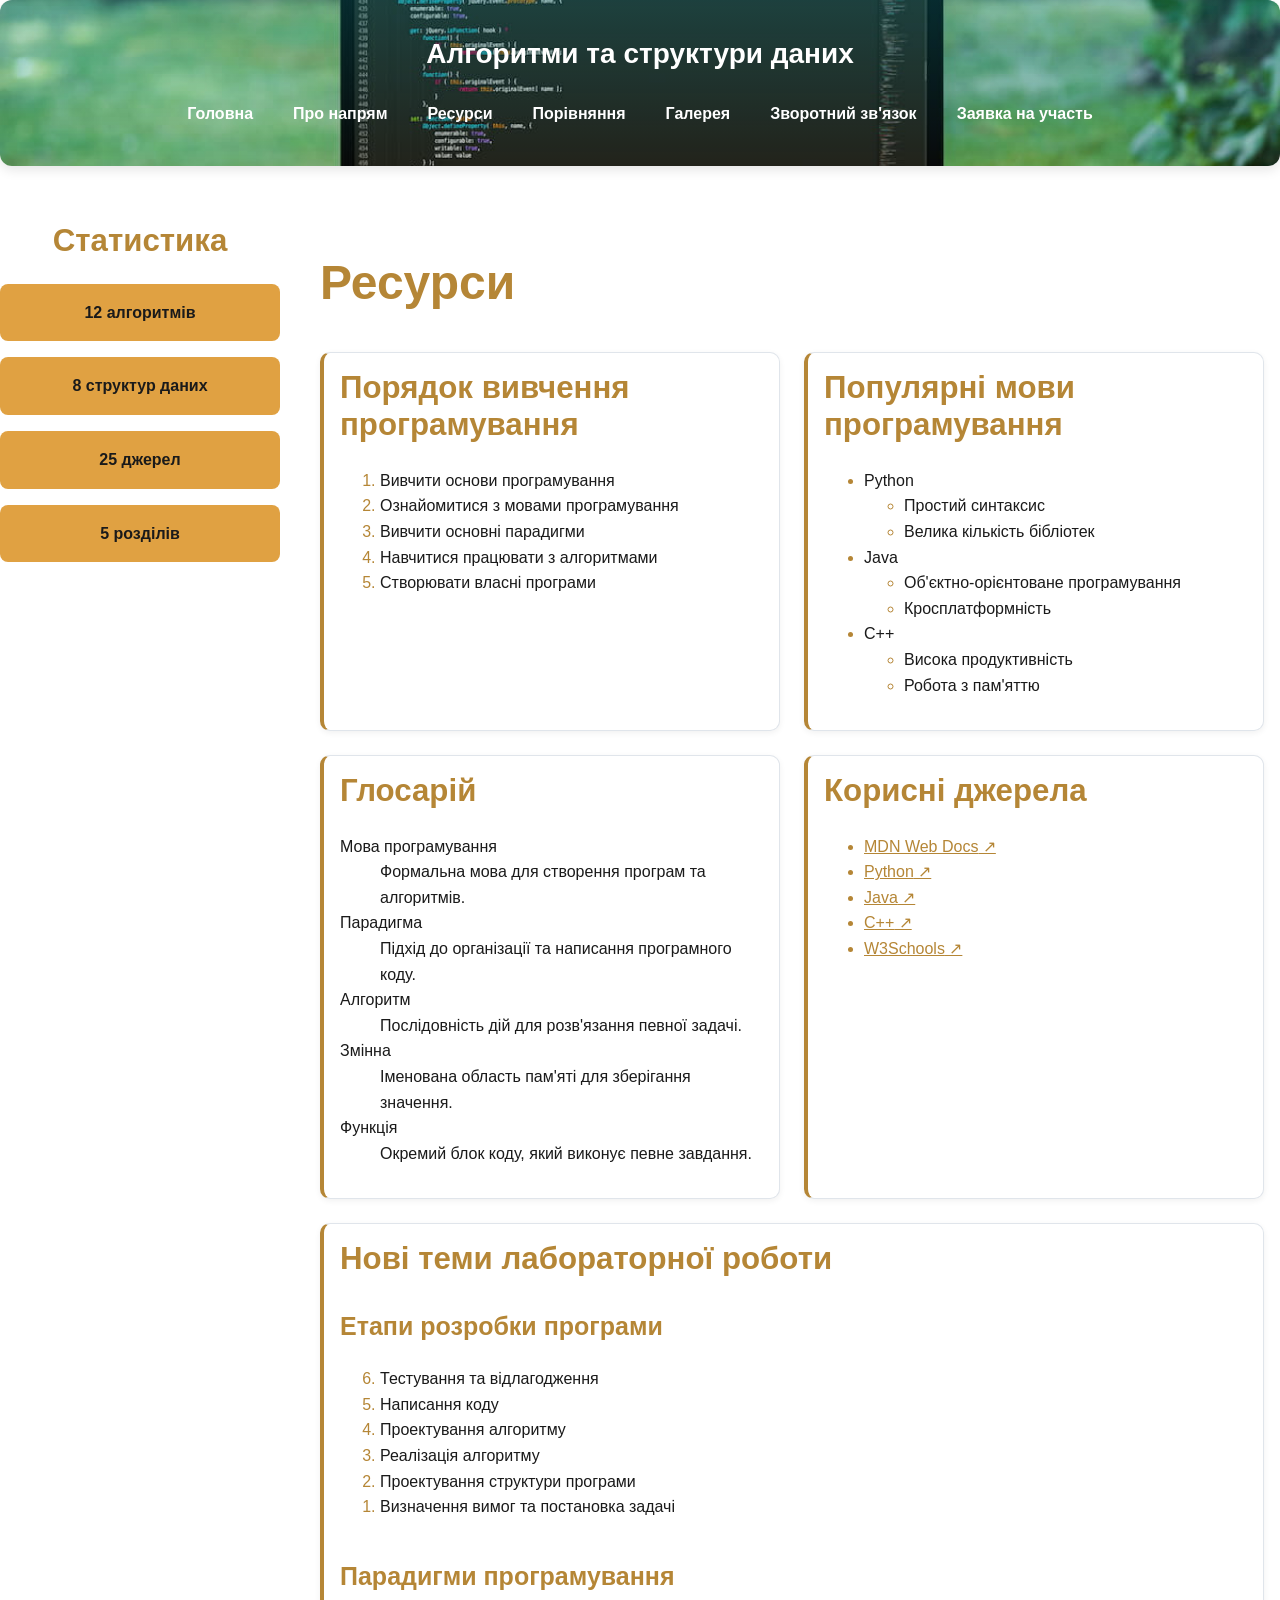
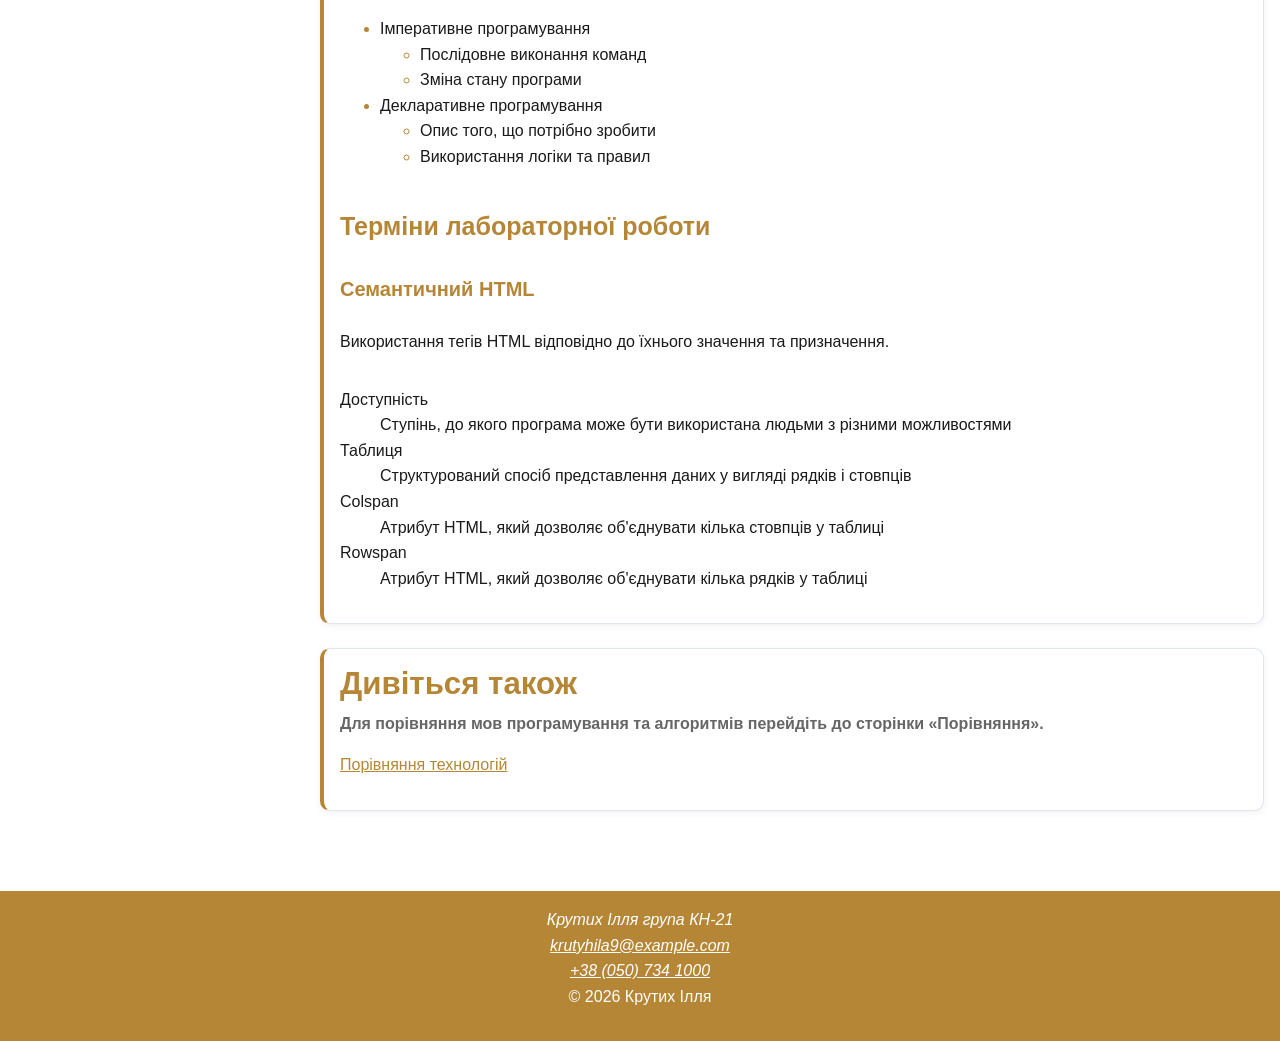
<file: pages/resources.html>
<!DOCTYPE html>
<html lang="uk">
<head>
    <meta charset="UTF-8">
    <meta name="description" content="Корисні ресурси для вивчення мов програмування, алгоритмів і парадигм, а також офіційні сайти та навчальні матеріали для програмістів.">
    <title>Корисні ресурси з мов програмування та парадигм</title>
    <link rel="stylesheet" href="../css/style.css">
    <link rel="canonical" href="https://krutyhila9-wq.github.io/lab01-Krutyh/pages/resources.html">
    <!-- Privacy-friendly analytics by Plausible -->
        <script async src="https://plausible.io/js/pa-S1bepJ9C0wNdg-2ft88ht.js"></script>
        <script>
            window.plausible=window.plausible||function(){(plausible.q=plausible.q||[]).push(arguments)},plausible.init=plausible.init||function(i){plausible.o=i||{}};
        plausible.init()
        </script>
</head>

<body class="page">
  
    <header class="page__header">
        <a href="../index.html" class="site-title">Алгоритми та структури даних</a> 
         <nav>
            <ul class="menu">
                <li><a href="../index.html " class="menu__link">Головна</a></li>
                <li><a href="../about.html" class="menu__link">Про напрям</a></li>
                <li><a href="resources.html" class="menu__link">Ресурси</a></li>
                <li><a href="../comparison.html" class="menu__link">Порівняння</a></li>
                <li><a href="../gallery.html" class="menu__link">Галерея</a></li>
                <li><a href="../contacts.html" class="menu__link">Зворотний зв'язок</a></li>
                <li><a href="../application.html" class="menu__link">Заявка на участь</a></li>
            </ul>
        </nav>
    </header>
     <aside>
            <div class="stats span-12">
                <h2>Статистика</h2>
            <div class="stats__item">12 алгоритмів</div>
            <div class="stats__item">8 структур даних</div>
            <div class="stats__item">25 джерел</div>
            <div class="stats__item">5 розділів</div>
            </div>
        </aside>
    
    <main class="page-grid">
        <section class="span-12">
            <h1>Ресурси</h1>
        </section>

        <section class="card span-6">
            <h2>Порядок вивчення програмування</h2>
            <ol>
                <li>Вивчити основи програмування</li>
                <li>Ознайомитися з мовами програмування</li>
                <li>Вивчити основні парадигми</li>
                <li>Навчитися працювати з алгоритмами</li>
                <li>Створювати власні програми</li>
            </ol>
        </section>

        <section class="card span-6">
            <h2>Популярні мови програмування</h2>
            <ul>
                <li>Python
                    <ul>
                        <li>Простий синтаксис</li>
                        <li>Велика кількість бібліотек</li>
                    </ul>
                </li>
                <li>Java
                    <ul>
                        <li>Об'єктно-орієнтоване програмування</li>
                        <li>Кросплатформність</li>
                    </ul>
                </li>
                <li>C++
                    <ul>
                        <li>Висока продуктивність</li>
                        <li>Робота з пам'яттю</li>
                    </ul>
                </li>
            </ul>
        </section>

        <section class="card span-6">
            <h2>Глосарій</h2>
            <dl>
                <dt>Мова програмування</dt>
                <dd>Формальна мова для створення програм та алгоритмів.</dd>
                <dt>Парадигма</dt>
                <dd>Підхід до організації та написання програмного коду.</dd>
                <dt>Алгоритм</dt>
                <dd>Послідовність дій для розв'язання певної задачі.</dd>
                <dt>Змінна</dt>
                <dd>Іменована область пам'яті для зберігання значення.</dd>
                <dt>Функція</dt>
                <dd>Окремий блок коду, який виконує певне завдання.</dd>
            </dl>
        </section>

        <section class="card span-6">
            <h2>Корисні джерела</h2>
            <ul>
                <li><a href="https://developer.mozilla.org/" target="_blank" rel="noopener">MDN Web Docs</a></li>
                <li><a href="https://www.python.org/" target="_blank" rel="noopener">Python</a></li>
                <li><a href="https://www.java.com/" target="_blank" rel="noopener">Java</a></li>
                <li><a href="https://isocpp.org/" target="_blank" rel="noopener">C++</a></li>
                <li><a href="https://www.w3schools.com/" target="_blank" rel="noopener">W3Schools</a></li>
            </ul>
        </section>

        <section class="card span-12">
            <h2>Нові теми лабораторної роботи</h2>

            <h3>Етапи розробки програми</h3>
            <ol reversed>
                <li>Тестування та відлагодження</li>
                <li>Написання коду</li>
                <li>Проектування алгоритму</li>
                <li>Реалізація алгоритму</li>
                <li>Проектування структури програми</li>
                <li>Визначення вимог та постановка задачі</li>
            </ol>

            <h3>Парадигми програмування</h3>
            <ul>
                <li>Імперативне програмування
                    <ul>
                        <li>Послідовне виконання команд</li>
                        <li>Зміна стану програми</li>
                    </ul>
                </li>
                <li>Декларативне програмування
                    <ul>
                        <li>Опис того, що потрібно зробити</li>
                        <li>Використання логіки та правил</li>
                    </ul>
                </li>
            </ul>

            <h3>Терміни лабораторної роботи</h3>
            <article>
                <h4>Семантичний HTML</h4>
                <p>Використання тегів HTML відповідно до їхнього значення та призначення.</p>
            </article>

            <dl>
                <dt>Доступність</dt>
                <dd>Ступінь, до якого програма може бути використана людьми з різними можливостями</dd>
                <dt>Таблиця</dt>
                <dd>Структурований спосіб представлення даних у вигляді рядків і стовпців</dd>
                <dt>Colspan</dt>
                <dd>Атрибут HTML, який дозволяє об'єднувати кілька стовпців у таблиці</dd>
                <dt>Rowspan</dt>
                <dd>Атрибут HTML, який дозволяє об'єднувати кілька рядків у таблиці</dd>
            </dl>
        </section>

        <aside class="card span-12">
            <h2>Дивіться також</h2>
            <p>Для порівняння мов програмування та алгоритмів перейдіть до сторінки «Порівняння».</p>
            <p><a href="../comparison.html">Порівняння технологій</a></p>
        </aside>
    </main>


    <footer class="page__footer">
            <address>
                Крутих Ілля група КН-21<br>
                <a href="mailto:krutyhila9@example.com">krutyhila9@example.com</a><br>
                <a href="tel:+380507341000">+38 (050) 734 1000</a>
            </address>
            <p>&copy; 2026 Крутих Ілля</p>
        </footer>
</body>
</html>
</file>
<file: css/style.css>
/* 1. ЗМІННІ */
:root {
    /* Кольори */
    --color-primary: hsl(38, 54%, 46%);
    --color-primary-light: hsl(54, 87%, 62%);
    --color-primary-soft: hsl(36, 72%, 57%);
    --color-text: hsl(0, 0%, 10%);
    --color-text-muted: hsl(0, 0%, 40%);
    --color-surface: hsl(0, 0%, 100%);
    --color-accent: hsl(4, 74%, 42%);
    --color-border: hsl(214, 20%, 90%);
    --color-border-dark: hsl(214, 20%, 82%);
    --color-input-border: hsl(214, 18%, 76%);
    --color-white: hsl(0, 0%, 100%);
    --color-bg: var(--color-white);         
    --color-accent-new: #E74C3C; 

    /* Розміри шрифту */
    --font-size-xs: 0.75rem;
    --font-size-sm: 0.8rem;
    --font-size-md: 0.85rem;
    --font-size-base: 1rem;
    --font-size-lg: 1.25rem;
    --font-size-xl: 1.563rem;
    --font-size-2xl: 1.75rem;
    --font-size-3xl: 1.953rem;
    --font-size-fluid: clamp(1.75rem, 1.2rem + 2.5vw, 3rem);

    /* Відступи */
    --space-1: 0.25rem;  
    --space-2: 0.5rem;   
    --space-3: 1rem;     
    --space-4: 1.5rem;   
    --space-5: 2rem;     
    --space-6: 3rem;     
    --space-xs: 4px;
    --space-sm: 8px;
    --space-md: 16px;
    --space-lg: 24px;
    --space-xl: 32px;
    --space-2xl: 48px;

    /* Радіуси */
    --radius-xs: 4px;
    --radius-sm: 6px;
    --radius-md: 8px;
    --radius-lg: 10px;
    --radius-xl: 12px;

    /* Тіні */
    --shadow-sm: 0 2px 6px rgb(0 0 0 / 6%);
    --shadow-md: 0 4px 12px rgb(0 0 0 / 10%);
    --shadow-hover: 0 6px 16px rgb(0 0 0 / 12%);
    --shadow-float: 0 2px 8px rgb(0 0 0 / 20%);

    /* Накладання */
    --overlay-gradient-start: rgba(3, 214, 238, 0.164);
    --overlay-gradient-end: rgba(120, 133, 2, 0);
}

/* 2. СКИДАННЯ ТА БЛОКОВА МОДЕЛЬ */
*, *::before, *::after {
    box-sizing: border-box;
}

/* 3. ОСНОВНІ СТИЛІ */
body {
    min-height: 100vh;
    display: flex;
    flex-direction: column;
    font-family: "Segoe UI", Roboto, "Helvetica Neue", Arial, sans-serif;
    font-size: var(--font-size-base);
    line-height: 1.6;
    color: var(--color-text);
    background-color: var(--color-surface);
    margin: 0;
    padding: 0;
}

main {
    flex: 1;
    padding-block: var(--space-4);    
}
main a {
    color: var(--color-primary);
    text-decoration: underline;
    transition: color 0.2s ease, opacity 0.2s ease; 
}

main a:hover {
    color: var(--color-primary-light); 
    text-decoration: underline;
}

main a.btn:hover {
    background-color: var(--color-primary-light);
    color: var(--color-white) !important;
    text-decoration: none;
}

.container {
    max-width: 1100px;
    width: min(100% - 2 * var(--space-3), 1100px);
    margin-inline: auto;
    padding-inline: var(--space-3);
}

/* 4. ТИПОГРАФІКА */
h1 {
    font-size: var(--font-size-fluid);
    line-height: 1.2;
    color: var(--color-primary);
    font-weight: 700;
    margin-bottom: var(--space-3);
}

h2 {
    font-size: var(--font-size-3xl);
    line-height: 1.2;
    color: var(--color-primary);
    font-weight: 700;
    margin-top: var(--space-xl);      
    margin-bottom: var(--space-sm);   
}

h3 {
    font-size: var(--font-size-xl);
    line-height: 1.25;
    color: var(--color-primary);
    font-weight: 700;
    margin-bottom: var(--space-2);
}

h4 {
    font-size: var(--font-size-lg);
    line-height: 1.3;
    color: var(--color-primary);
}

h5 {
    font-size: var(--font-size-base);
    line-height: 1.4;
    font-weight: 700;
    color: var(--color-primary);
}

h6 {
    font-size: var(--font-size-sm);
    line-height: 1.4;
    font-weight: 700;
    color: var(--color-primary);
}

p {
    margin-top: 0;
    margin-bottom: var(--space-3);
}

h2 + p {
    font-weight: 600;
}

h2 ~ p {
    color: var(--color-text-muted);
}

code, pre {
    font-family: "Fira Code", Consolas, "Courier New", monospace;
}

/* 5. ЗОБРАЖЕННЯ */
figcaption {
    text-transform: uppercase;
    letter-spacing: 0.05em;
    font-size: var(--font-size-md);
    text-align: center;
}

figure {
    margin: var(--space-4) auto;
    text-align: center;
    max-width: 100%; 
    overflow: hidden;  
}

figure img, main img {
    display: block;
    margin: 0 auto;
    max-width: 100%; 
    height: auto;   
    object-fit: contain;
}

/* 6. ГНУЧКА ШАПКА ТА МЕНЮ */
header {
    position: sticky;   
    top: 0;
    z-index: 100;
    display: flex;
    flex-direction: column;
    align-items: center;
    justify-content: center;
    gap: var(--space-3);

    background:
        linear-gradient(
            var(--overlay-gradient-start),
            var(--overlay-gradient-end)
        ),
        url("../img/photo-1.jpg") center / cover no-repeat;

    padding: var(--space-5) var(--space-4);
    border-radius: var(--radius-xl);
    text-align: center;
    box-shadow: var(--shadow-md);
}

.site-title {
    color: var(--color-white);
    font-weight: 700;
    text-decoration: none;
    font-size: var(--font-size-2xl);
}

nav {
    display: flex;
    flex-wrap: wrap;
    justify-content: center;
    gap: var(--space-2);
    width: 100%;
}

nav li:last-child {
    margin-left: auto;
}

nav a {
    display: inline-block;
    padding: var(--space-2) var(--space-3);
    color: var(--color-white);
    border: none;
    border-radius: var(--radius-sm);
    text-decoration: none;
    cursor: pointer;
    font-weight: 600;
    transition: transform 0.15s ease, background 0.15s ease;
}

nav ul {
    list-style: none;
    padding: 0;
    margin: 0;
    display: flex;
    flex-wrap: wrap;
    justify-content: center;
    gap: var(--space-2);
}

nav a:not(.active) {
    opacity: 1;
}
nav a:hover {
    transform: translateY(-1px);
}

/* 7. АДАПТИВНА ГАЛЕРЕЯ КАРТОК */
.card-grid {
    display: grid;
    grid-template-columns: repeat(auto-fit, minmax(280px, 1fr));
    gap: var(--space-3);
    align-items: stretch;
}


/* 8. КАРТКИ */
.card {
    flex-direction: column;
    display: flex;
    position: relative;
    background: var(--color-surface);
    padding: var(--space-3);
    border: 1px solid var(--color-border);
    border-left: var(--space-xs) solid var(--color-primary); 
    border-radius: var(--radius-lg);
    box-shadow: var(--shadow-sm);
    margin-bottom: var(--space-3);
    overflow: hidden;
    transition: box-shadow 0.2s ease, transform 0.2s ease;
}

.card:hover {
    box-shadow: var(--shadow-hover);
    transform: translateY(-2px);
}

.card .btn {
    margin-top: auto;
    align-self: flex-start;
}

.card.featured {
    background:
        linear-gradient(
            135deg,
            var(--color-primary),
            var(--color-primary-light)
        );
    color: var(--color-white);
    border-left: none;
}

/* 9. BADGE */
.badge {
    position: absolute;
    top: var(--space-2);
    right: var(--space-2);
    background: var(--color-accent);
    color: var(--color-white);
    font-size: var(--font-size-xs);
    padding: var(--space-1) var(--space-2);
    border-radius: var(--radius-xs);
}

/* 10. КНОПКИ */
.btn {
    display: inline-block;
    padding: var(--space-2) var(--space-3);
    background: var(--color-primary);
    color: var(--color-white);
    border: none;
    border-radius: var(--radius-sm);
    text-decoration: none;
    cursor: pointer;
    font-weight: 600;
    transition: transform 0.15s ease;
}

.btn:active {
    transform: translateY(1px);
}

.btn:hover {
    background: var(--color-primary-light);
}

.btn:focus-visible {
    outline: 3px solid var(--color-accent);
    outline-offset: 2px;
}

/* 11. КНОПКА "НАГОРУ" */
.back-to-top {
    position: fixed;
    right: var(--space-3);
    bottom: var(--space-3);
    background: var(--color-primary);
    color: var(--color-white);
    padding: var(--space-2) var(--space-3);
    border-radius: var(--radius-sm);
    text-decoration: none;
    font-weight: 600;
    box-shadow: var(--shadow-float);
}

.back-to-top:hover {
    background: var(--color-primary-light);
}

/* 12. МЕДІА-ОБ'ЄКТ */
.media {
    display: flex;
    gap: var(--space-3);
    align-items: flex-start;
    margin-bottom: var(--space-3);
}

.media__icon {
    flex: 0 0 var(--space-xl);
    width: var(--space-xl);
    height: var(--space-xl);
}

.media__body {
    flex: 1;
    margin: 0;
}

/* 13. ПОСИЛАННЯ  */
a[href^="http"]::after {
    content: " ↗";
}

a[href$=".pdf"]::after {
    content: " (PDF)";
}

/* 14. ЦИТАТИ ТА КОД */
blockquote {
    border-left: var(--space-xs) solid var(--color-primary);
    padding-left: var(--space-3);
    margin-left: 0;
    color: var(--color-text-muted);
    font-style: italic;
}

code {
    background: var(--color-primary-soft);
    padding: var(--space-1) var(--space-2);
    border-radius: var(--radius-xs);
    font-size: 0.9em;
}

li::marker {
    color: var(--color-primary);
}

/* 15. ТАБЛИЦІ */
table {
    border-collapse: collapse;
    width: 100%;
    margin-bottom: var(--space-4);
}

th, td {
    padding: var(--space-2) var(--space-3);
    border: 1px solid var(--color-border-dark);
    text-align: left;
}

th {
    background-color: var(--color-primary-soft);
    color: var(--color-primary-light);
    font-weight: 700;
}

tbody tr:nth-child(even) {
    background-color: var(--color-primary-soft);
}

/* 16. ФОРМИ */
form {
    max-width: 650px;
}

fieldset {
    border: 1px solid var(--color-border-dark);
    border-radius: var(--radius-sm);
    padding: var(--space-3);
    margin-bottom: var(--space-3);
}

legend {
    font-weight: 600;
    color: var(--color-primary);
    padding: 0 var(--space-1);
}

input, textarea, select, button {
    font-family: inherit;
    font-size: var(--font-size-base);
}

input[type="text"],
input[type="email"],
input[type="tel"],
input[type="number"],
input[type="date"],
select {
    width: 100%;
    height: 44px;
    padding: var(--space-2);
    border: 1px solid var(--color-input-border);
    border-radius: var(--radius-sm);
}

textarea {
    width: 100%;
    height: auto;
    padding: var(--space-2);
    border: 1px solid var(--color-input-border);
    border-radius: var(--radius-sm);
}

input[required], select[required], textarea[required] {
    border-left: 3px solid var(--color-primary);
}

.field label,
form label { 
    margin-bottom: var(--space-xs);   
    display: block;
}

/* 17. FOOTER */
footer {
    background: var(--color-primary);
    color: var(--color-white);
    padding: var(--space-3);
    margin-top: var(--space-5);
    text-align: center;
}

footer a {
    color: var(--color-white);
}

/* 18. АНІМАЦІЇ ТА АДАПТИВНІСТЬ (GRID) */
@media (prefers-reduced-motion: reduce) {
    *, *::before, *::after {
        animation-duration: 0.01ms !important;
        transition-duration: 0.01ms !important;
    }
}

.page {
    display: grid;
    grid-template-columns: 1fr;
    grid-template-areas:
        "header"
        "sidebar"
        "main"
        "footer";
    gap: var(--space-3);
    min-height: 100vh;
}

.page__header  { grid-area: header; }
.page__sidebar { grid-area: sidebar; }
.page__main    { grid-area: main; }
.page__footer  { grid-area: footer; }

.grid-lab__item--wide { grid-column: span 2; }     
.grid-lab__item--full { grid-column: 1 / -1; }     
.grid-lab__item--tall { grid-row: span 2; }        

@media (min-width: 768px) {
    .page {
        grid-template-columns: 1fr; 
        grid-template-areas:
            "header  header"
            "sidebar main"
            "footer  footer";
        gap: var(--space-4); 
        max-width: 1600px;        
    }
}

@media (min-width: 1200px) {
    .page {
        grid-template-columns: 280px 1fr;
    }
}

.stats {
    display: grid;
    grid-template-columns: repeat(auto-fit, minmax(160px, 1fr));
    gap: var(--space-3);
    place-items: center;
    text-align: center;
}

.stats__item {
    background: var(--color-primary-soft);
    padding: var(--space-3);
    border-radius: var(--radius-md);
    font-weight: 700;
    width: 100%;
}
.stats__item:hover {
    transform: translateY(-3px);
    box-shadow: var(--shadow-hover);
}

.table-wrap { overflow-x: auto; }

.card-grid .card:first-child {
    grid-column: span 2;
    grid-row: span 2;
}

/* ================================================================= */
/* СІТКА РЕДИЗАЙНУ (КРОКИ 5-11)                                       */
/* ================================================================= */

.page-grid {
    display: grid;
    grid-template-columns: repeat(12, 1fr);
    gap: var(--space-lg); 
    max-width: 1100px;
    margin-inline: auto;
    padding-inline: var(--space-md); 
    align-items: stretch;
}

.span-12 { grid-column: span 12; }
.span-8  { grid-column: span 8; }
.span-4  { grid-column: span 4; }
.span-6  { grid-column: span 6; }

.section { 
    margin-bottom: var(--space-xl); 
}

.section + .section,
.card + .card { 
    margin-top: var(--space-2xl); 
}

.btn--primary,
button[type="submit"].btn {               
    background-color: var(--color-accent-new);
    color: var(--color-white);
}

.page-grid .card {
    height: 100%;
    box-sizing: border-box;
}

html, body {
    overflow-x: hidden; 
}
.section + .section,
.card + .card { margin-top: var(--space-2xl); }
/* привязать к областям сетки */
body.page > aside { grid-area: sidebar; }
body.page > main  { grid-area: main; }


main.page-grid {
    width: 100%;
    max-width: none;      
    margin-inline: 0;
    padding-inline: var(--space-md);
}

form { max-width: none; }

.page-grid > .card + .card { margin-top: 0; }
.page-grid > .card { margin-bottom: 0; }
.page-grid .card > h2:first-child { margin-top: 0; }

.stats h2 { grid-column: 1 / -1; }

.gallery-end {
    margin: var(--space-3) 0 0;
    padding-top: var(--space-3);
    border-top: 1px solid var(--color-border);
    text-align: center;
    font-size: var(--font-size-md);
    color: var(--color-text-muted);
}
.page-grid .card-grid > .card {
    grid-column: auto;
    grid-row: auto;
    margin: 0;
    height: auto;
}
</file>
